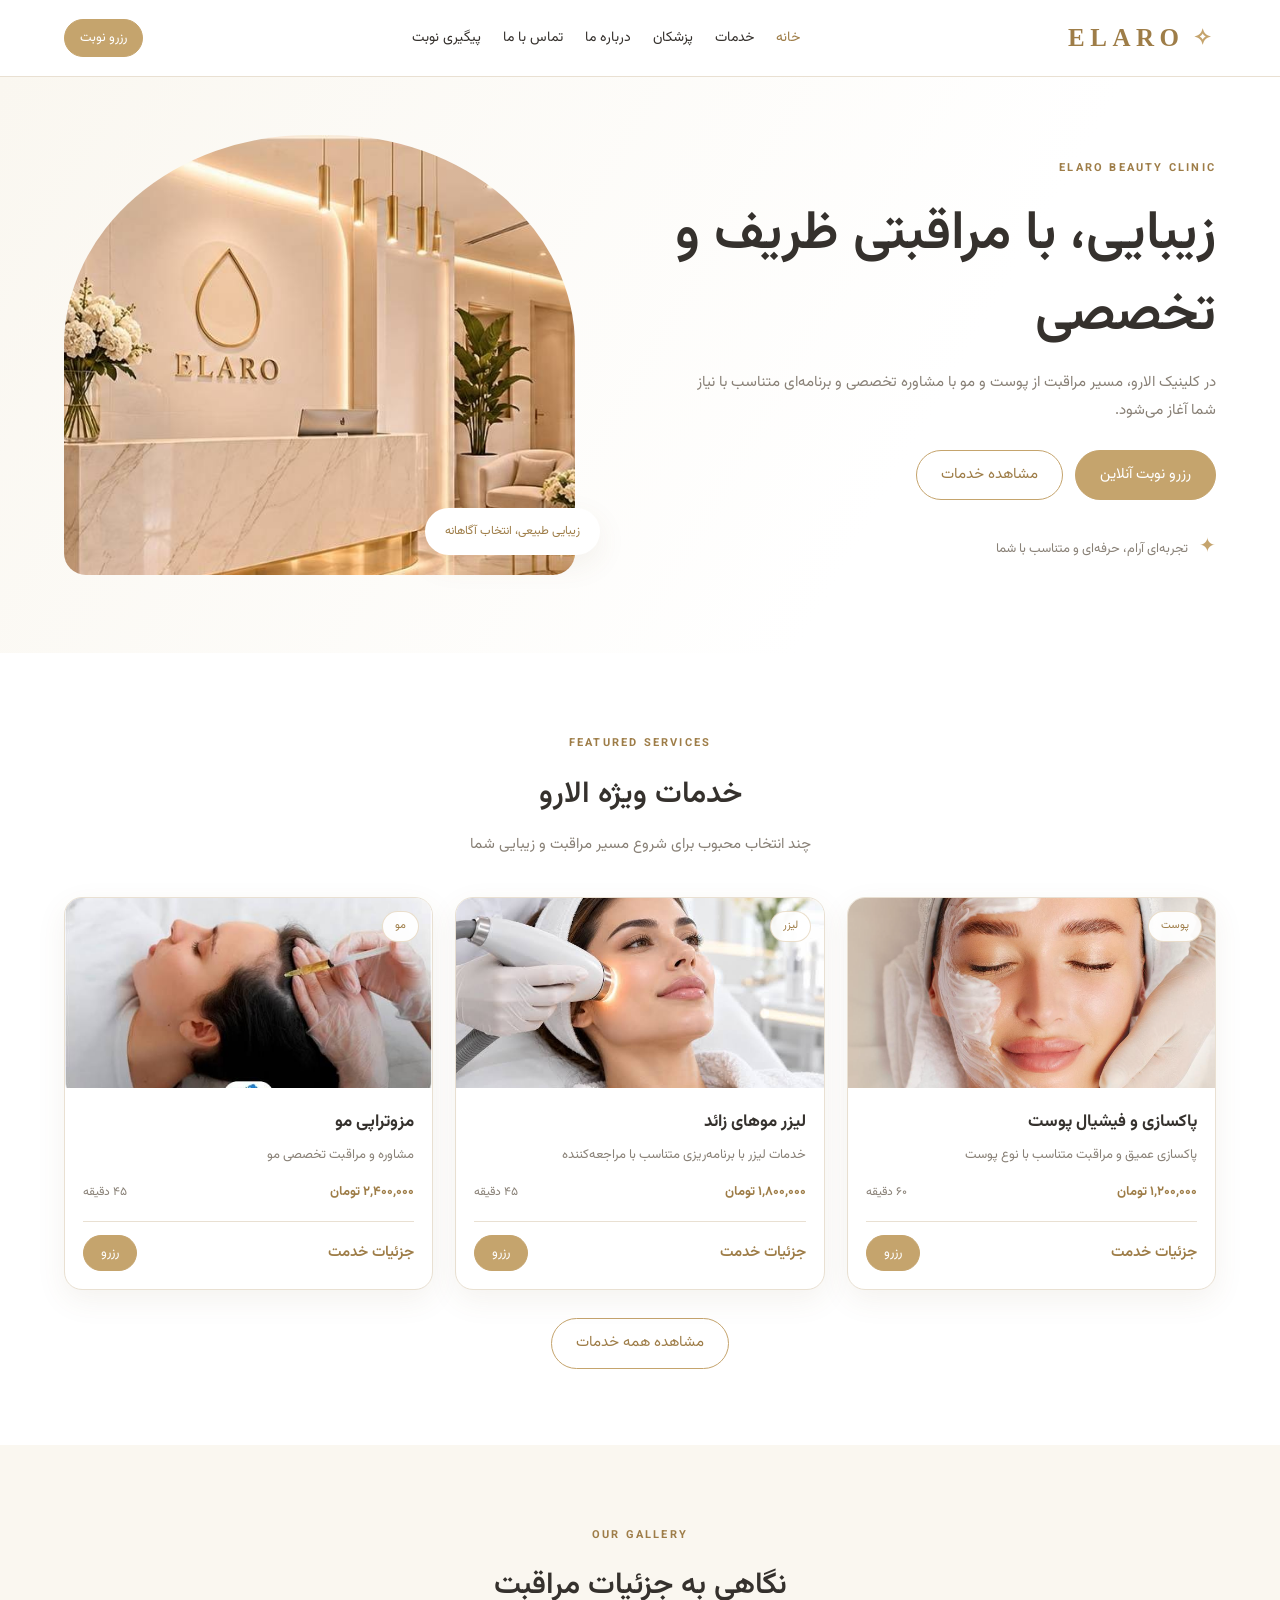
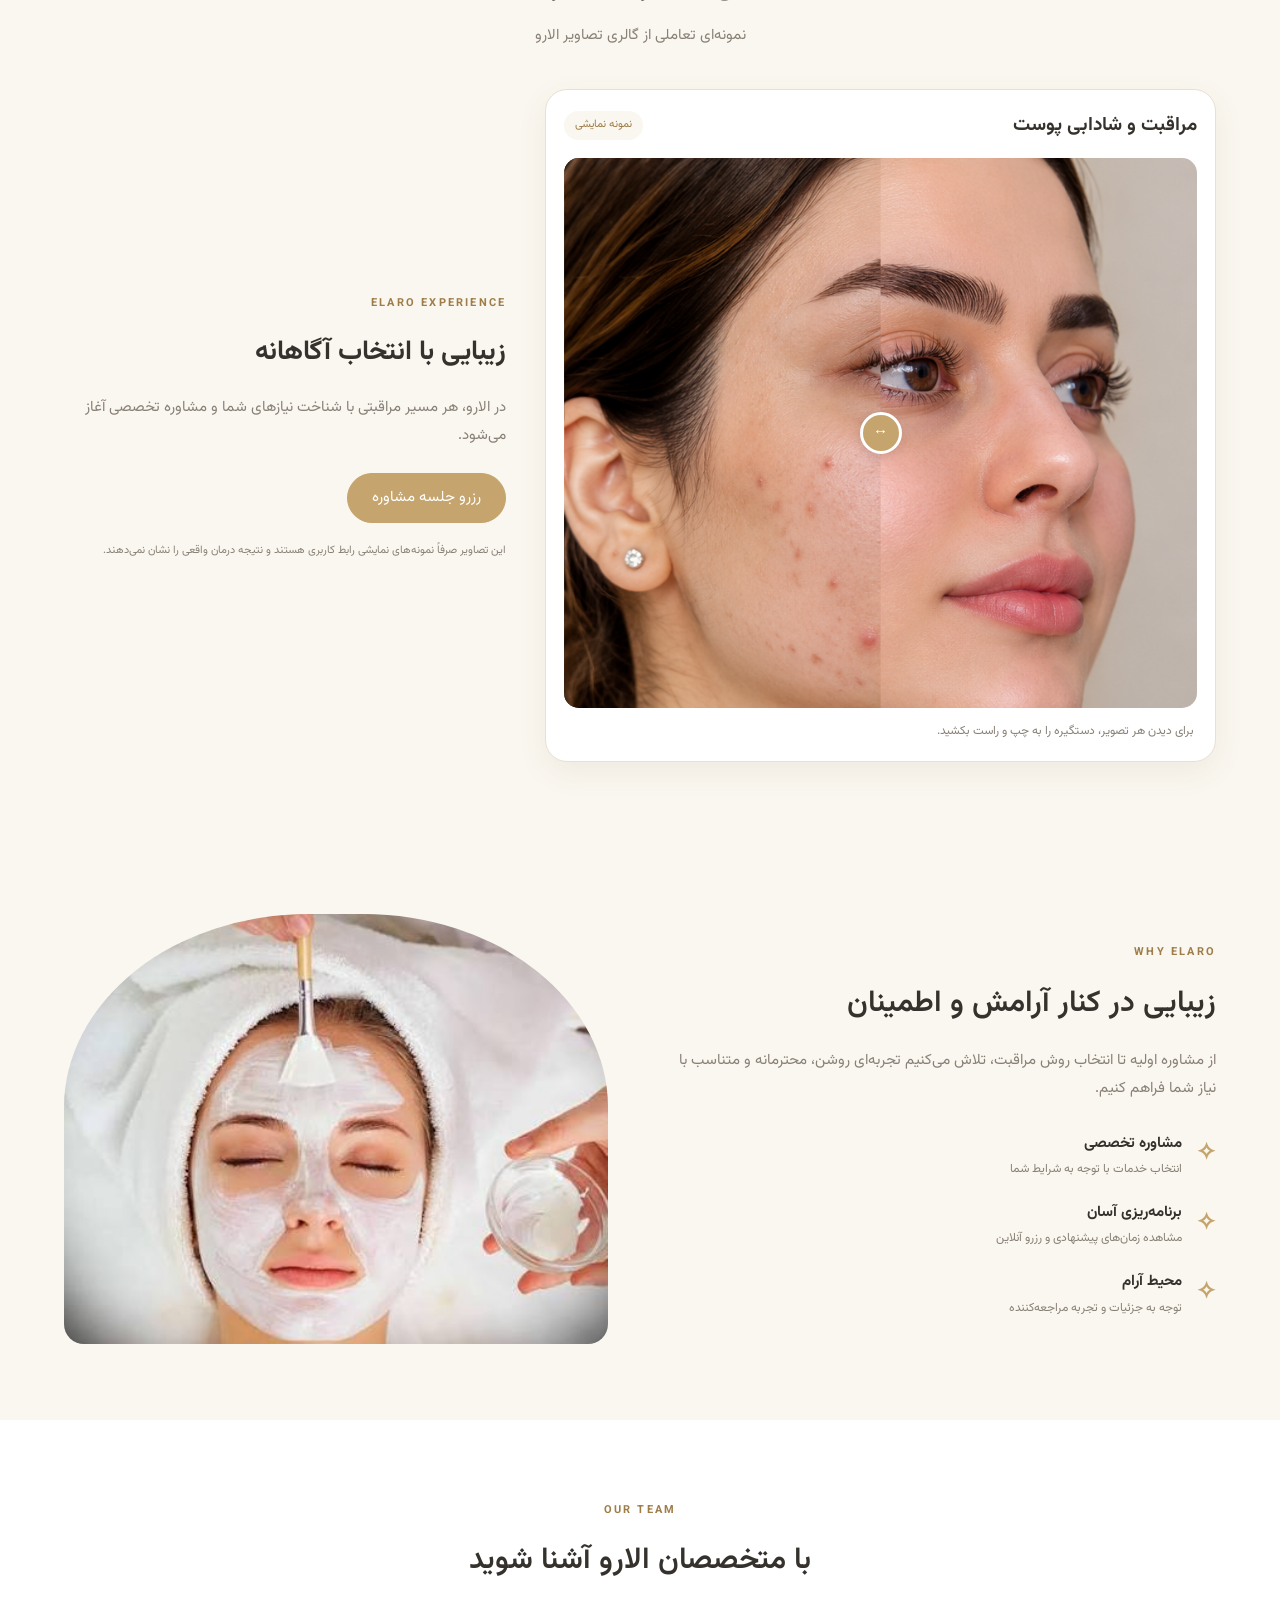
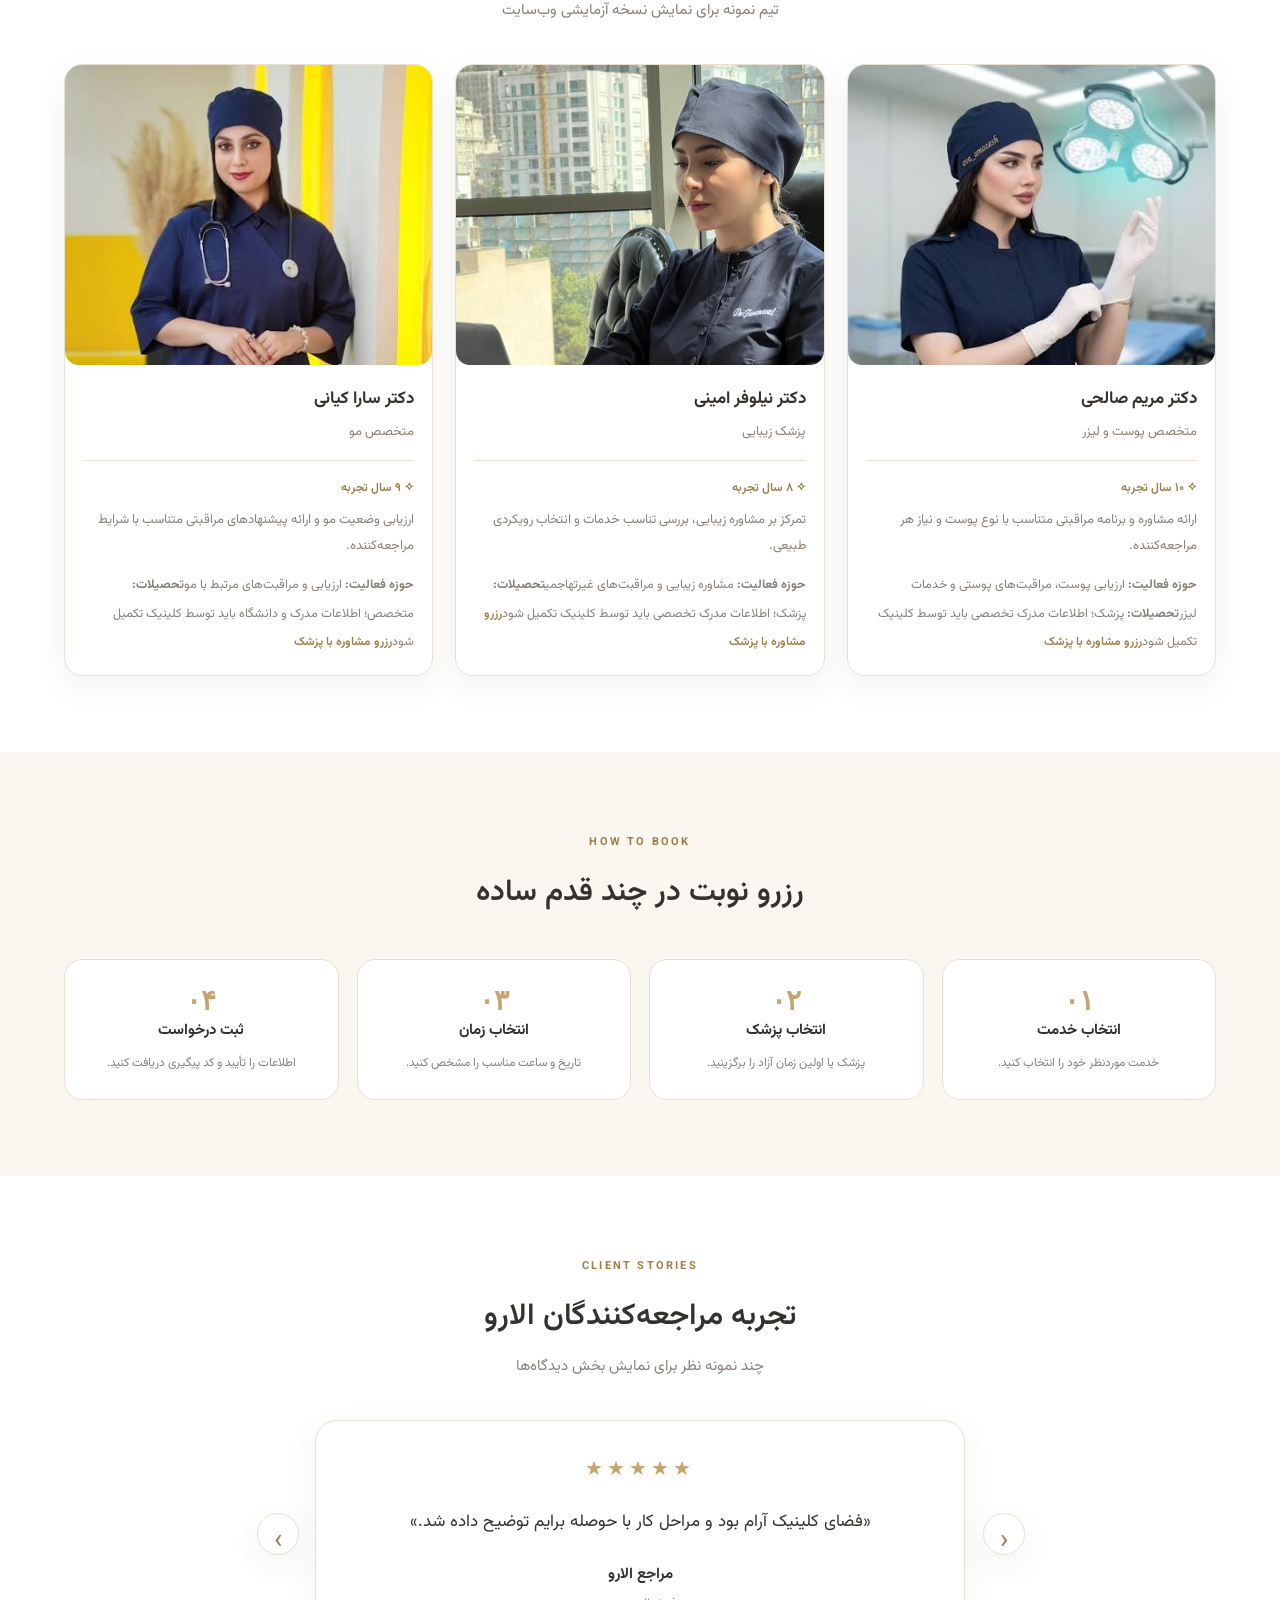
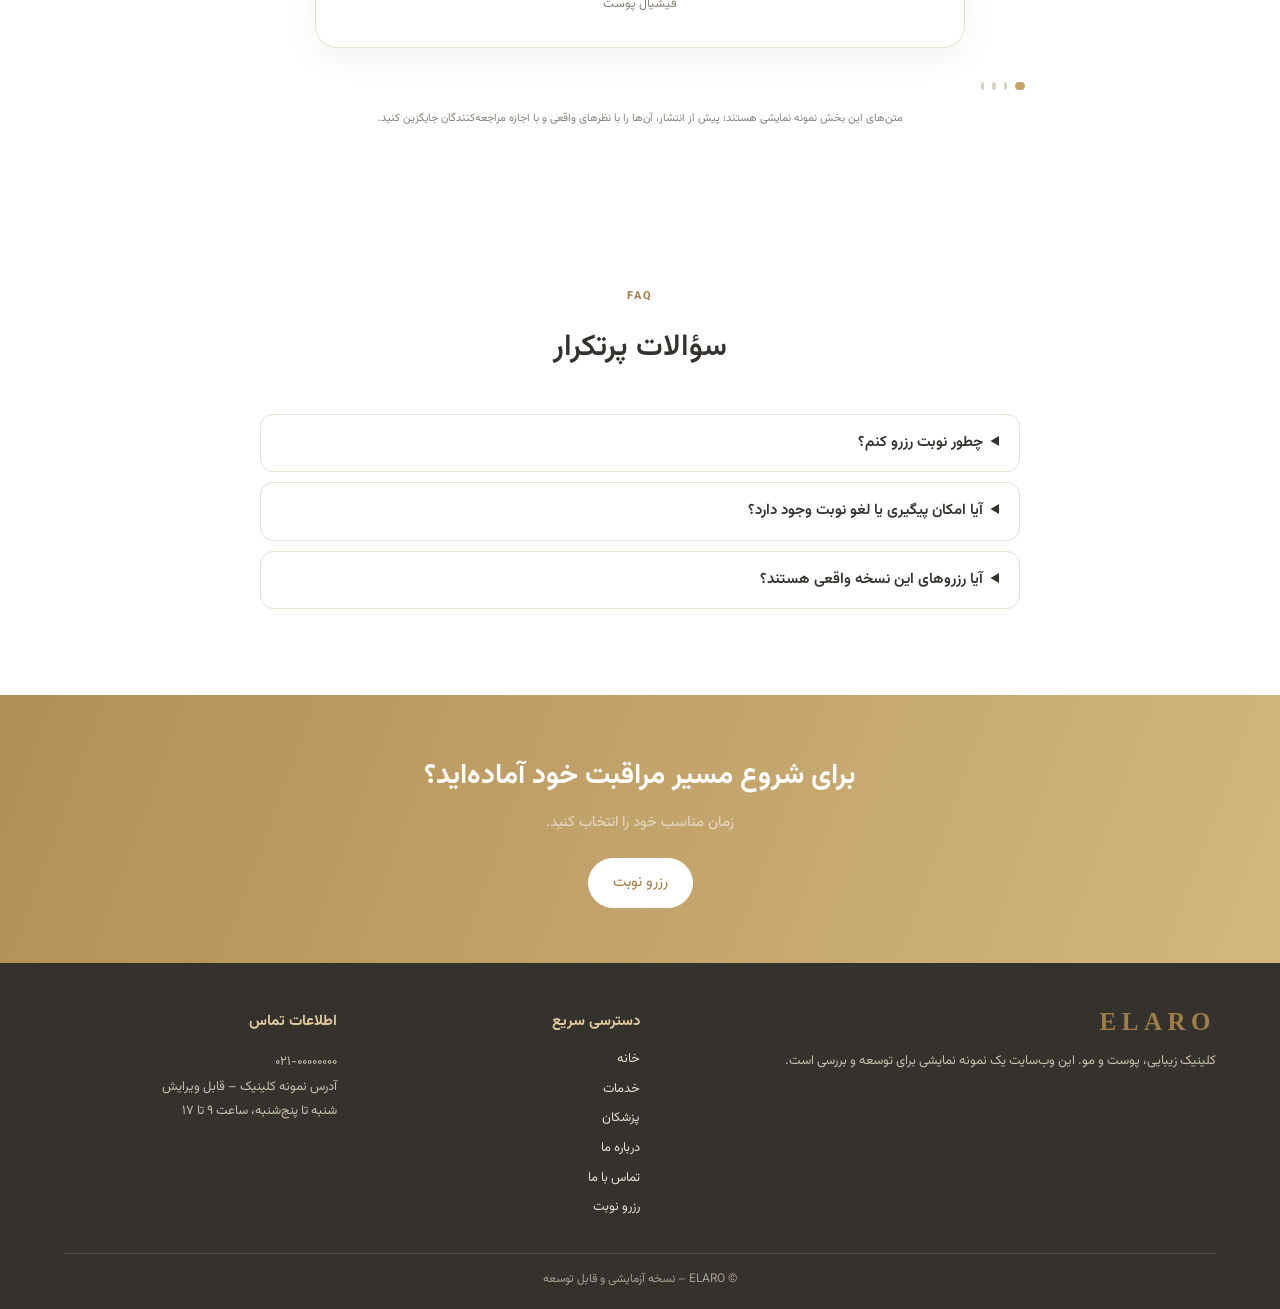
<file: index.html>
<!doctype html>
<html lang="fa" dir="rtl">
<head>
  <meta charset="utf-8"><meta name="viewport" content="width=device-width,initial-scale=1">
  <meta name="description" content="کلینیک زیبایی ELARO؛ معرفی خدمات پوست و مو و رزرو آنلاین نوبت">
  <title>ELARO | کلینیک زیبایی، پوست و مو</title>
  <link rel="preconnect" href="https://fonts.googleapis.com"><link rel="preconnect" href="https://fonts.gstatic.com" crossorigin>
  <link href="https://fonts.googleapis.com/css2?family=Vazirmatn:wght@300;400;500;600;700&display=swap" rel="stylesheet">
  <link rel="stylesheet" href="css/style.css"><link rel="stylesheet" href="css/responsive.css">
</head>
<body data-base="">
<header id="site-header"></header>
<main>
  <section class="hero"><div class="container hero-grid">
    <div class="hero-copy"><span class="eyebrow">ELARO BEAUTY CLINIC</span><h1>زیبایی، با مراقبتی ظریف و تخصصی</h1>
      <p>در کلینیک الارو، مسیر مراقبت از پوست و مو با مشاوره تخصصی و برنامه‌ای متناسب با نیاز شما آغاز می‌شود.</p>
      <div class="hero-actions"><a class="btn" href="pages/booking.html">رزرو نوبت آنلاین</a><a class="btn btn-outline" href="pages/services.html">مشاهده خدمات</a></div>
      <div class="hero-note"><span>✦</span> تجربه‌ای آرام، حرفه‌ای و متناسب با شما</div>
    </div>
    <div class="hero-visual"><img src="assets/images/images11.jpg" alt="فضای آرام مراقبت از پوست" onerror="this.onerror=null;this.src='assets/images/placeholder.svg'"><span class="floating-note">زیبایی طبیعی، انتخاب آگاهانه</span></div>
  </div></section>
  <section class="section featured-section"><div class="container">
    <div class="section-heading"><span class="eyebrow">FEATURED SERVICES</span><h2>خدمات ویژه الارو</h2><p>چند انتخاب محبوب برای شروع مسیر مراقبت و زیبایی شما</p></div>
    <div class="card-grid featured-grid" id="home-services"></div>
    <div class="center mt-3"><a class="btn btn-outline" href="pages/services.html">مشاهده همه خدمات</a></div>
  </div></section>
  <section class="section section-cream before-after-section">
    <div class="container">
      <div class="section-heading"><span class="eyebrow">OUR GALLERY</span><h2>نگاهی به جزئیات مراقبت</h2><p>نمونه‌ای تعاملی از گالری تصاویر الارو</p></div>
      <div class="comparison-grid">
        <article class="comparison-card">
          <div class="comparison-heading"><h3>مراقبت و شادابی پوست</h3><span>نمونه نمایشی</span></div>
          <div class="comparison-view" style="--split:50%">
            <img class="comparison-after" src="assets/images/images14.png" alt="تصویر نمونه مراقبت پوست">
            <div class="comparison-before-wrap"><img src="assets/images/images13.png" alt="تصویر نمونه دوم مراقبت پوست"></div>

            <input class="comparison-range" type="range" min="5" max="95" value="50" aria-label="جابجایی برای مقایسه تصاویر">
            <span class="comparison-handle" aria-hidden="true">↔</span>
          </div>
          <p class="comparison-caption">برای دیدن هر تصویر، دستگیره را به چپ و راست بکشید.</p>
        </article>
        <aside class="gallery-note">
          <span class="eyebrow">ELARO EXPERIENCE</span><h3>زیبایی با انتخاب آگاهانه</h3>
          <p>در الارو، هر مسیر مراقبتی با شناخت نیازهای شما و مشاوره تخصصی آغاز می‌شود.</p>
          <a class="btn" href="pages/booking.html">رزرو جلسه مشاوره</a>
          <small>این تصاویر صرفاً نمونه‌های نمایشی رابط کاربری هستند و نتیجه درمان واقعی را نشان نمی‌دهند.</small>
        </aside>
      </div>
    </div>
  </section>
  <section class="section section-cream"><div class="container split"><div><span class="eyebrow">WHY ELARO</span><h2>زیبایی در کنار آرامش و اطمینان</h2><p class="muted">از مشاوره اولیه تا انتخاب روش مراقبت، تلاش می‌کنیم تجربه‌ای روشن، محترمانه و متناسب با نیاز شما فراهم کنیم.</p><div class="feature-list"><div><b>✧</b><span><strong>مشاوره تخصصی</strong><small>انتخاب خدمات با توجه به شرایط شما</small></span></div><div><b>✧</b><span><strong>برنامه‌ریزی آسان</strong><small>مشاهده زمان‌های پیشنهادی و رزرو آنلاین</small></span></div><div><b>✧</b><span><strong>محیط آرام</strong><small>توجه به جزئیات و تجربه مراجعه‌کننده</small></span></div></div></div><img class="rounded-photo" src="assets/images/images12.jpg" alt="مراقبت پوستی" onerror="this.onerror=null;this.src='assets/images/placeholder.svg'"></div></section>
  <section class="section"><div class="container"><div class="section-heading"><span class="eyebrow">OUR TEAM</span><h2>با متخصصان الارو آشنا شوید</h2><p>تیم نمونه برای نمایش نسخه آزمایشی وب‌سایت</p></div><div class="card-grid" id="home-doctors"></div></div></section>
  <section class="section section-cream"><div class="container"><div class="section-heading"><span class="eyebrow">HOW TO BOOK</span><h2>رزرو نوبت در چند قدم ساده</h2></div><div class="steps-grid"><div class="step"><b>۰۱</b><strong>انتخاب خدمت</strong><small>خدمت موردنظر خود را انتخاب کنید.</small></div><div class="step"><b>۰۲</b><strong>انتخاب پزشک</strong><small>پزشک یا اولین زمان آزاد را برگزینید.</small></div><div class="step"><b>۰۳</b><strong>انتخاب زمان</strong><small>تاریخ و ساعت مناسب را مشخص کنید.</small></div><div class="step"><b>۰۴</b><strong>ثبت درخواست</strong><small>اطلاعات را تأیید و کد پیگیری دریافت کنید.</small></div></div></div></section>
  <section class="section reviews-section"><div class="container"><div class="section-heading"><span class="eyebrow">CLIENT STORIES</span><h2>تجربه مراجعه‌کنندگان الارو</h2><p>چند نمونه نظر برای نمایش بخش دیدگاه‌ها</p></div><div class="reviews-slider" id="reviews-slider"><button type="button" class="review-arrow" data-review-prev aria-label="نظر قبلی">‹</button><article class="review-card"></article><button type="button" class="review-arrow" data-review-next aria-label="نظر بعدی">›</button><div class="review-dots"></div></div><p class="review-disclaimer">متن‌های این بخش نمونه نمایشی هستند؛ پیش از انتشار، آن‌ها را با نظرهای واقعی و با اجازه مراجعه‌کنندگان جایگزین کنید.</p></div></section>
  <section class="section"><div class="container narrow"><div class="section-heading"><span class="eyebrow">FAQ</span><h2>سؤالات پرتکرار</h2></div><details><summary>چطور نوبت رزرو کنم؟</summary><p>از بخش رزرو نوبت، خدمت، پزشک، تاریخ و ساعت را انتخاب کنید و اطلاعات تماس را وارد کنید.</p></details><details><summary>آیا امکان پیگیری یا لغو نوبت وجود دارد؟</summary><p>در نسخه نمایشی، با کد پیگیری و شماره موبایل می‌توانید نوبت را مشاهده و در بازه مجاز لغو کنید.</p></details><details><summary>آیا رزروهای این نسخه واقعی هستند؟</summary><p>خیر. این پروژه نمونه فرانت‌اند است و اطلاعات فقط در مرورگر شما ذخیره می‌شوند.</p></details></div></section>
  <section class="cta-band"><div class="container"><h2>برای شروع مسیر مراقبت خود آماده‌اید؟</h2><p>زمان مناسب خود را انتخاب کنید.</p><a class="btn btn-light" href="pages/booking.html">رزرو نوبت</a></div></section>
</main>
<footer id="site-footer"></footer><div id="toast" role="status" aria-live="polite"></div>
<script src="js/storage.js"></script><script src="js/main.js"></script>
</body></html>
</file>
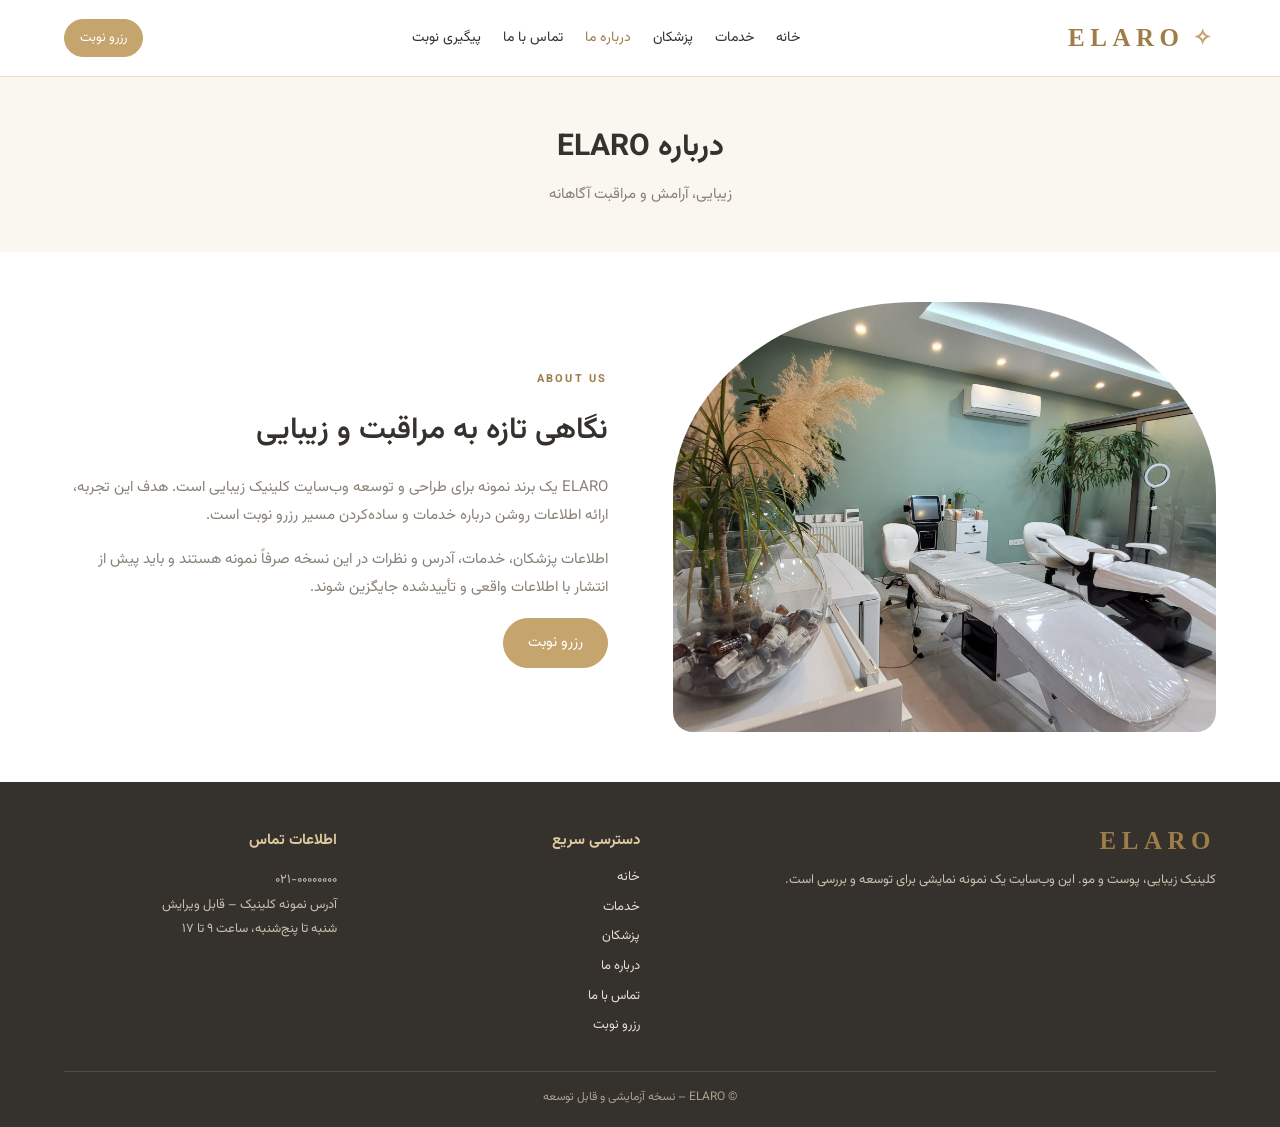
<file: about.html>
<!doctype html><html lang="fa" dir="rtl"><head><meta charset="utf-8"><meta name="viewport" content="width=device-width,initial-scale=1"><title>درباره ما | ELARO</title>
    <link href="https://fonts.googleapis.com/css2?family=Vazirmatn:wght@300;400;500;600;700&display=swap" rel="stylesheet"><link rel="stylesheet" href="../css/style.css"><link rel="stylesheet" href="../css/responsive.css">
</head><body data-base="../"><header id="site-header"></header>
    <main><section class="page-hero"><div class="container"><h1>درباره ELARO</h1><p>زیبایی، آرامش و مراقبت آگاهانه</p></div></section>
        <section class="content-section">
            <div class="container split">
                <img class="rounded-photo" src="../assets/images/images10.jpg" alt="فضای کلینیک" onerror="imageFallback(this)"><div><span class="eyebrow">ABOUT US</span><h2>نگاهی تازه به مراقبت و زیبایی</h2><p>ELARO یک برند نمونه برای طراحی و توسعه وب‌سایت کلینیک زیبایی است. هدف این تجربه، ارائه اطلاعات روشن درباره خدمات و ساده‌کردن مسیر رزرو نوبت است.</p><p>اطلاعات پزشکان، خدمات، آدرس و نظرات در این نسخه صرفاً نمونه هستند و باید پیش از انتشار با اطلاعات واقعی و تأییدشده جایگزین شوند.</p><a class="btn" href="booking.html">رزرو نوبت</a></div></div></section></main><footer id="site-footer"></footer><div id="toast"></div><script src="../js/storage.js"></script><script src="../js/main.js"></script>
    </body></html>
</file>
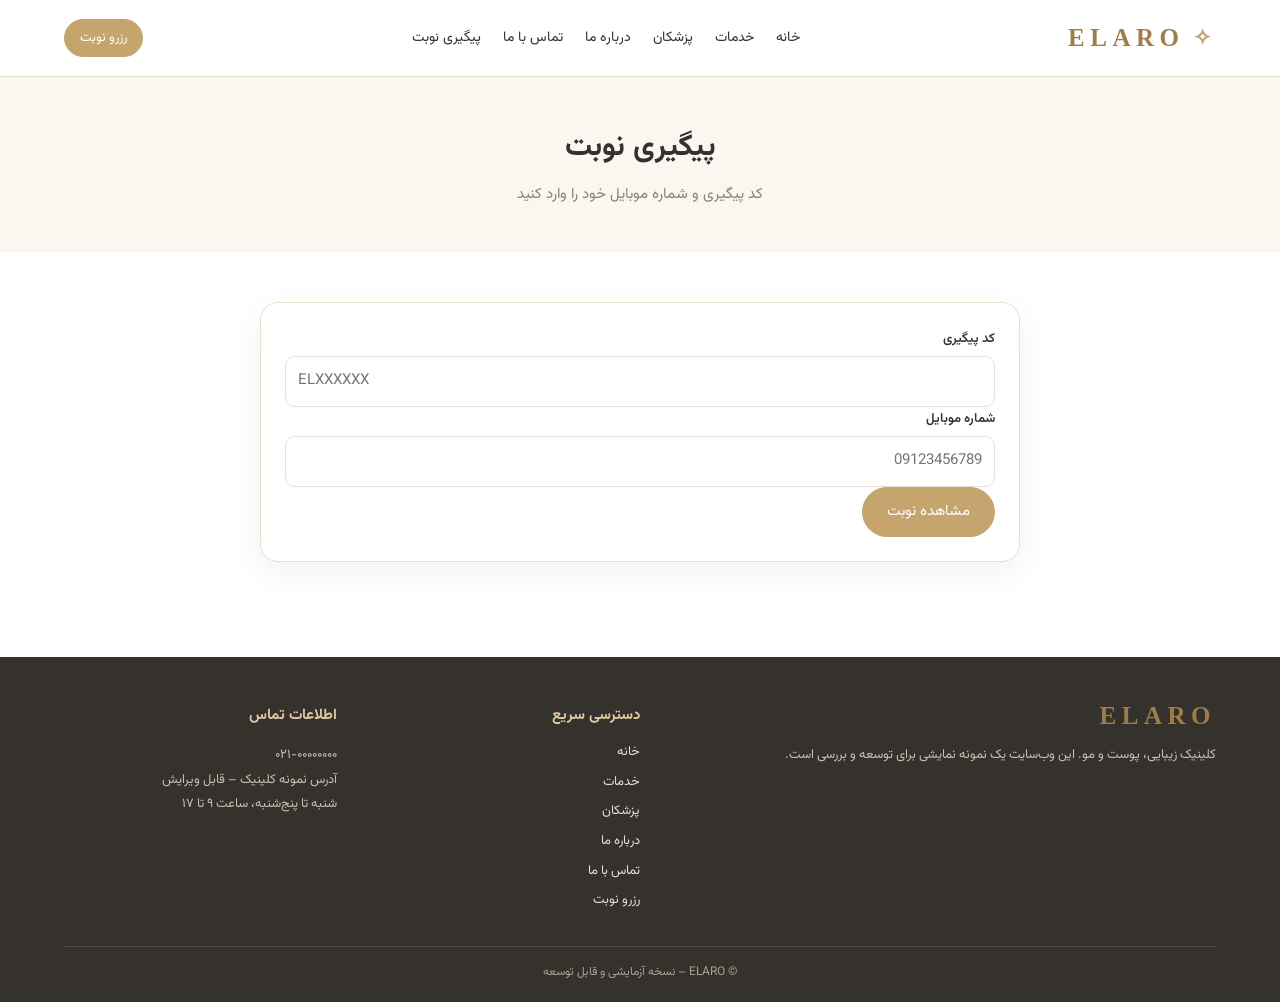
<file: account.html>
<!doctype html><html lang="fa" dir="rtl"><head><meta charset="utf-8"><meta name="viewport" content="width=device-width,initial-scale=1"><title>پیگیری نوبت | ELARO</title><link href="https://fonts.googleapis.com/css2?family=Vazirmatn:wght@300;400;500;600;700&display=swap" rel="stylesheet"><link rel="stylesheet" href="../css/style.css"><link rel="stylesheet" href="../css/responsive.css"></head><body data-base="../"><header id="site-header"></header><main><section class="page-hero"><div class="container"><h1>پیگیری نوبت</h1><p>کد پیگیری و شماره موبایل خود را وارد کنید</p></div></section><section class="content-section"><div class="container narrow"><form id="lookup-form" class="form-card"><div class="field"><label for="lookup-code">کد پیگیری</label><input id="lookup-code" required dir="ltr" placeholder="ELXXXXXX"></div><div class="field"><label for="lookup-mobile">شماره موبایل</label><input id="lookup-mobile" required inputmode="numeric" placeholder="09123456789"></div><button class="btn">مشاهده نوبت</button></form><div id="lookup-result" class="mt-3"></div></div></section></main><footer id="site-footer"></footer><div id="toast"></div><script src="../js/storage.js"></script><script src="../js/main.js"></script><script src="../js/account.js"></script></body></html>
</file>
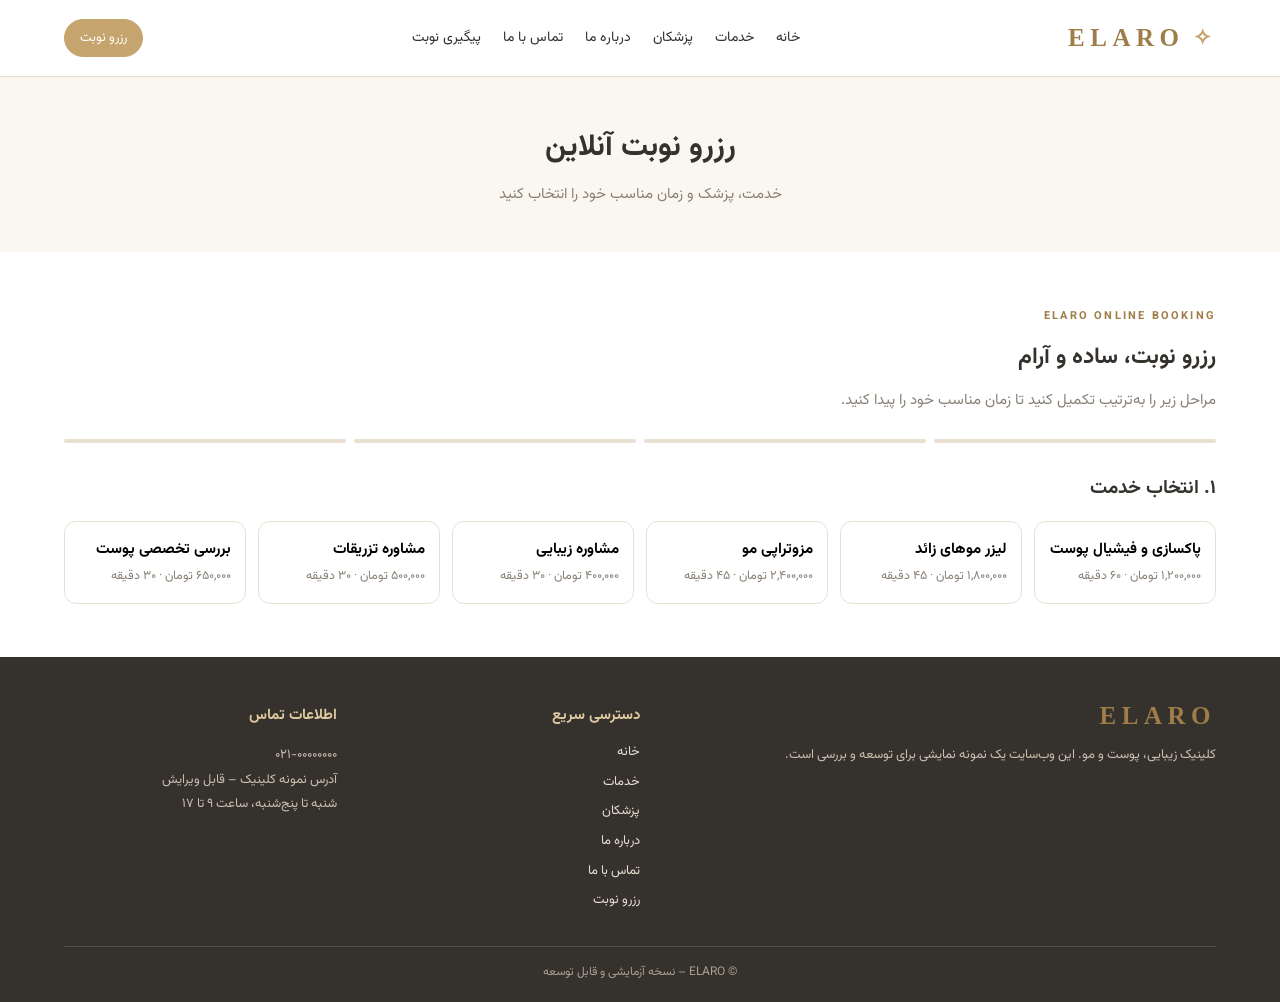
<file: booking.html>
<!doctype html><html lang="fa" dir="rtl"><head><meta charset="utf-8"><meta name="viewport" content="width=device-width,initial-scale=1"><title>رزرو نوبت | ELARO</title><link href="https://fonts.googleapis.com/css2?family=Vazirmatn:wght@300;400;500;600;700&display=swap" rel="stylesheet"><link rel="stylesheet" href="../css/style.css"><link rel="stylesheet" href="../css/responsive.css"></head><body data-base="../"><header id="site-header"></header><main><section class="page-hero"><div class="container"><h1>رزرو نوبت آنلاین</h1><p>خدمت، پزشک و زمان مناسب خود را انتخاب کنید</p></div></section><section class="content-section"><div class="container" id="booking-app"></div></section></main><footer id="site-footer"></footer><div id="toast"></div><script src="../js/storage.js"></script><script src="../js/main.js"></script><script src="../js/booking.js"></script></body></html>
</file>
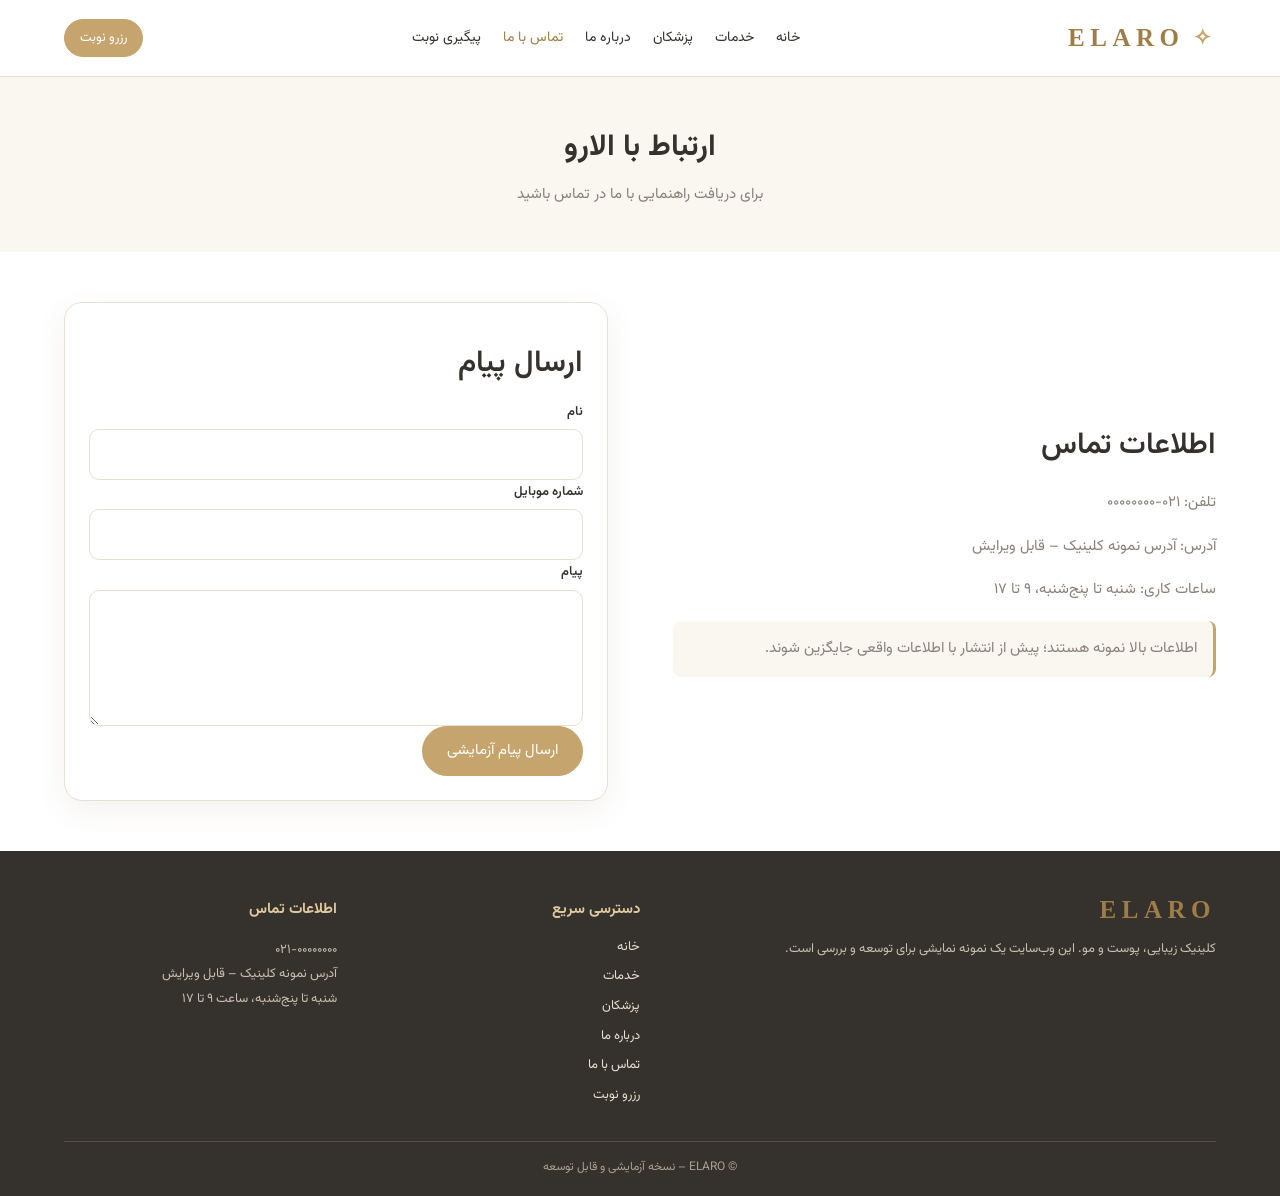
<file: contact.html>
<!doctype html><html lang="fa" dir="rtl"><head><meta charset="utf-8"><meta name="viewport" content="width=device-width,initial-scale=1"><title>تماس با ما | ELARO</title><link href="https://fonts.googleapis.com/css2?family=Vazirmatn:wght@300;400;500;600;700&display=swap" rel="stylesheet"><link rel="stylesheet" href="../css/style.css"><link rel="stylesheet" href="../css/responsive.css"></head><body data-base="../"><header id="site-header"></header><main><section class="page-hero"><div class="container"><h1>ارتباط با الارو</h1><p>برای دریافت راهنمایی با ما در تماس باشید</p></div></section><section class="content-section"><div class="container split"><div><h2>اطلاعات تماس</h2><p>تلفن: ۰۲۱-۰۰۰۰۰۰۰۰</p><p>آدرس: آدرس نمونه کلینیک – قابل ویرایش</p><p>ساعات کاری: شنبه تا پنج‌شنبه، ۹ تا ۱۷</p><p class="notice">اطلاعات بالا نمونه هستند؛ پیش از انتشار با اطلاعات واقعی جایگزین شوند.</p></div><form class="form-card" id="contact-form"><h2>ارسال پیام</h2><div class="field"><label for="contact-name">نام</label><input id="contact-name" required minlength="2"></div><div class="field"><label for="contact-phone">شماره موبایل</label><input id="contact-phone" required inputmode="tel"></div><div class="field"><label for="contact-message">پیام</label><textarea id="contact-message" rows="4" required></textarea></div><button class="btn">ارسال پیام آزمایشی</button><div id="contact-result"></div></form></div></section></main><footer id="site-footer"></footer><div id="toast"></div><script src="../js/storage.js"></script><script src="../js/main.js"></script><script>document.getElementById('contact-form').addEventListener('submit',e=>{e.preventDefault();document.getElementById('contact-result').innerHTML='<p class="success">فرم در نسخه نمایشی بررسی شد؛ پیام به سرور ارسال نشده است.</p>';e.target.reset();});</script></body></html>
</file>
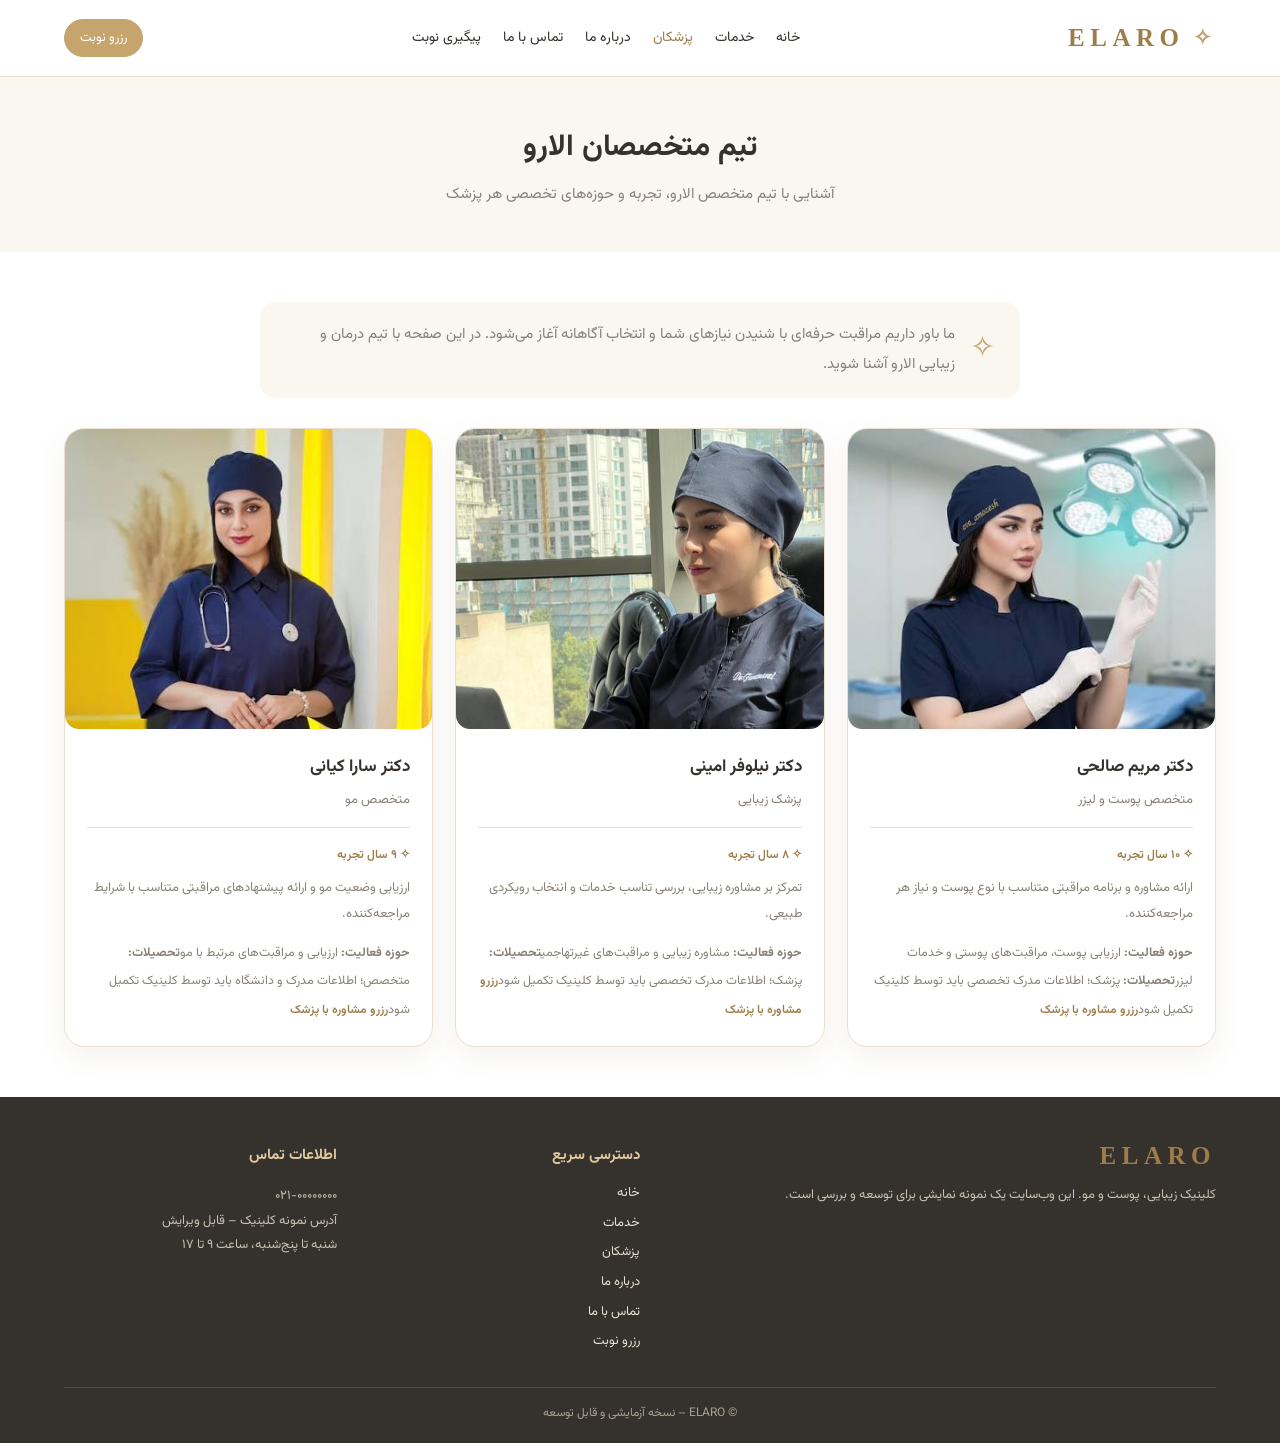
<file: doctors.html>
<!doctype html>
<html lang="fa" dir="rtl">
<head><meta charset="utf-8"><meta name="viewport" content="width=device-width,initial-scale=1">
<title>پزشکان | ELARO</title><link href="https://fonts.googleapis.com/css2?family=Vazirmatn:wght@300;400;500;600;700&display=swap" rel="stylesheet">
<link rel="stylesheet" href="../css/style.css"><link rel="stylesheet" href="../css/responsive.css"></head>
<body data-base="../">
<header id="site-header"></header>
<main><section class="page-hero"><div class="container"><h1>تیم متخصصان الارو</h1><p>آشنایی با تیم متخصص الارو، تجربه و حوزه‌های تخصصی هر پزشک</p>
</div></section><section class="content-section"><div class="container"><div class="doctor-intro"><span>✧</span><p>ما باور داریم مراقبت حرفه‌ای با شنیدن نیازهای شما و انتخاب آگاهانه آغاز می‌شود. در این صفحه با تیم درمان و زیبایی الارو آشنا شوید.</p></div><div class="card-grid doctor-grid" id="doctors-list"></div></div>
</section></main><footer id="site-footer"></footer><div id="toast"></div><script src="../js/storage.js">
    
</script><script src="../js/main.js"></script></body></html>
</file>
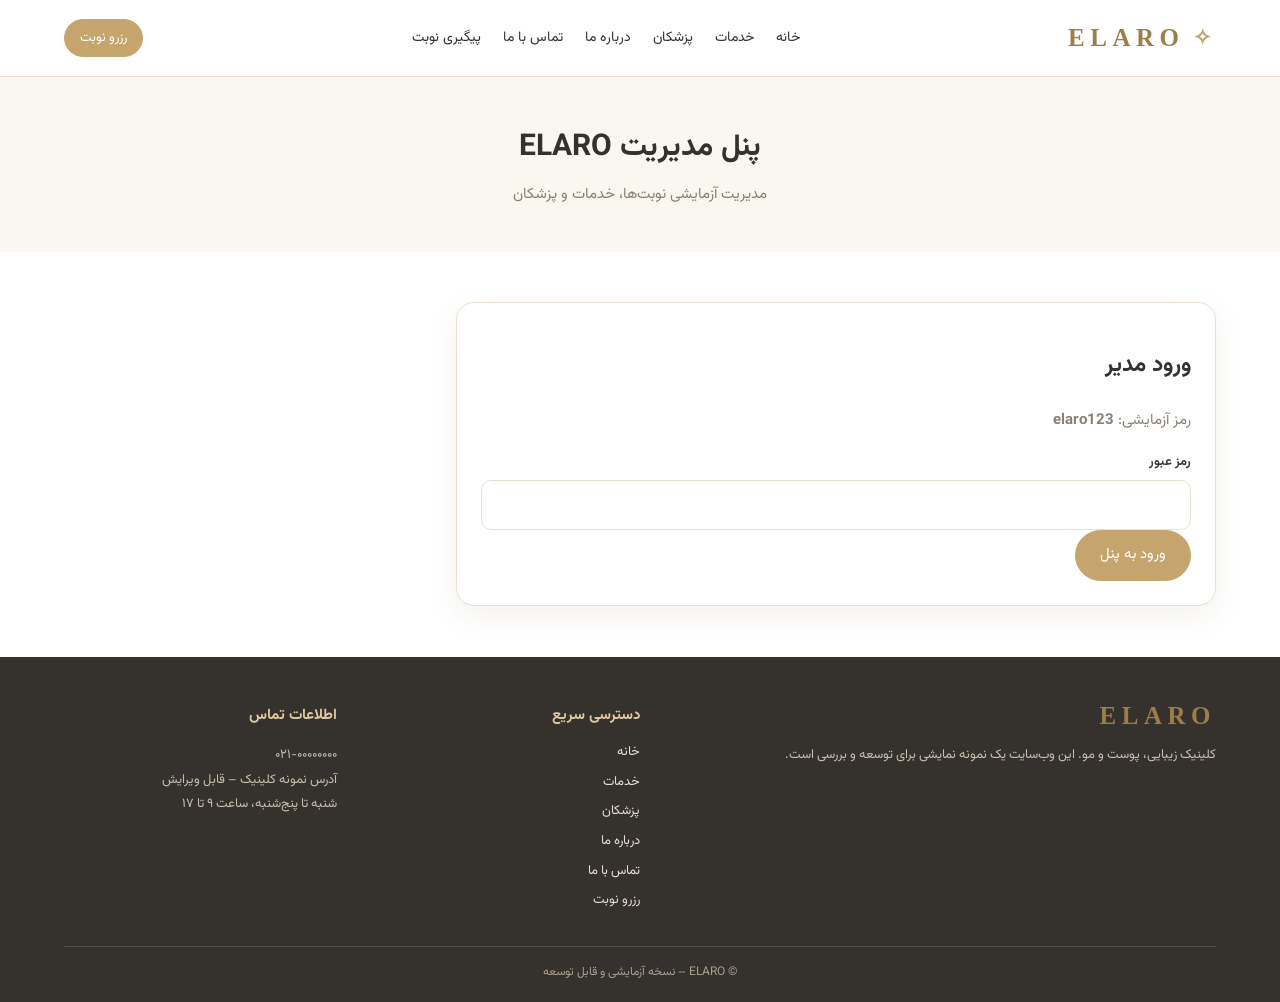
<file: index2.html>
<!doctype html><html lang="fa" dir="rtl"><head><meta charset="utf-8"><meta name="viewport" content="width=device-width,initial-scale=1"><title>پنل مدیریت | ELARO</title><link href="https://fonts.googleapis.com/css2?family=Vazirmatn:wght@300;400;500;600;700&display=swap" rel="stylesheet"><link rel="stylesheet" href="../css/style.css"><link rel="stylesheet" href="../css/responsive.css"></head><body data-base="../"><header id="site-header"></header><main><section class="page-hero"><div class="container"><h1>پنل مدیریت ELARO</h1><p>مدیریت آزمایشی نوبت‌ها، خدمات و پزشکان</p></div></section><section class="content-section"><div class="container"><div id="admin-login" class="form-card narrow"><h2>ورود مدیر</h2><p class="muted">رمز آزمایشی: <b>elaro123</b></p><form id="login-form"><div class="field"><label for="admin-password">رمز عبور</label><input id="admin-password" type="password" required></div><div id="login-error"></div><button class="btn">ورود به پنل</button></form></div><div id="admin-panel" hidden><div class="stats-grid"><div class="stat-card"><small>کل نوبت‌ها</small><b id="stat-total">۰</b></div><div class="stat-card"><small>نوبت‌های فعال</small><b id="stat-active">۰</b></div><div class="stat-card"><small>تعداد خدمات</small><b id="stat-services">۰</b></div><div class="stat-card"><small>پزشکان فعال</small><b id="stat-doctors">۰</b></div></div><div class="admin-layout"><aside class="admin-side"><a href="#admin-content">مدیریت نوبت‌ها</a><a href="#admin-content">خدمات و قیمت‌ها</a><a href="#admin-content">پزشکان</a><button class="btn btn-outline btn-small" id="admin-logout">خروج</button></aside><div class="admin-main" id="admin-content"></div></div></div></div></section></main><footer id="site-footer"></footer><div id="toast"></div><script src="../js/storage.js"></script><script src="../js/main.js"></script><script src="../js/admin.js"></script></body></html>
</file>
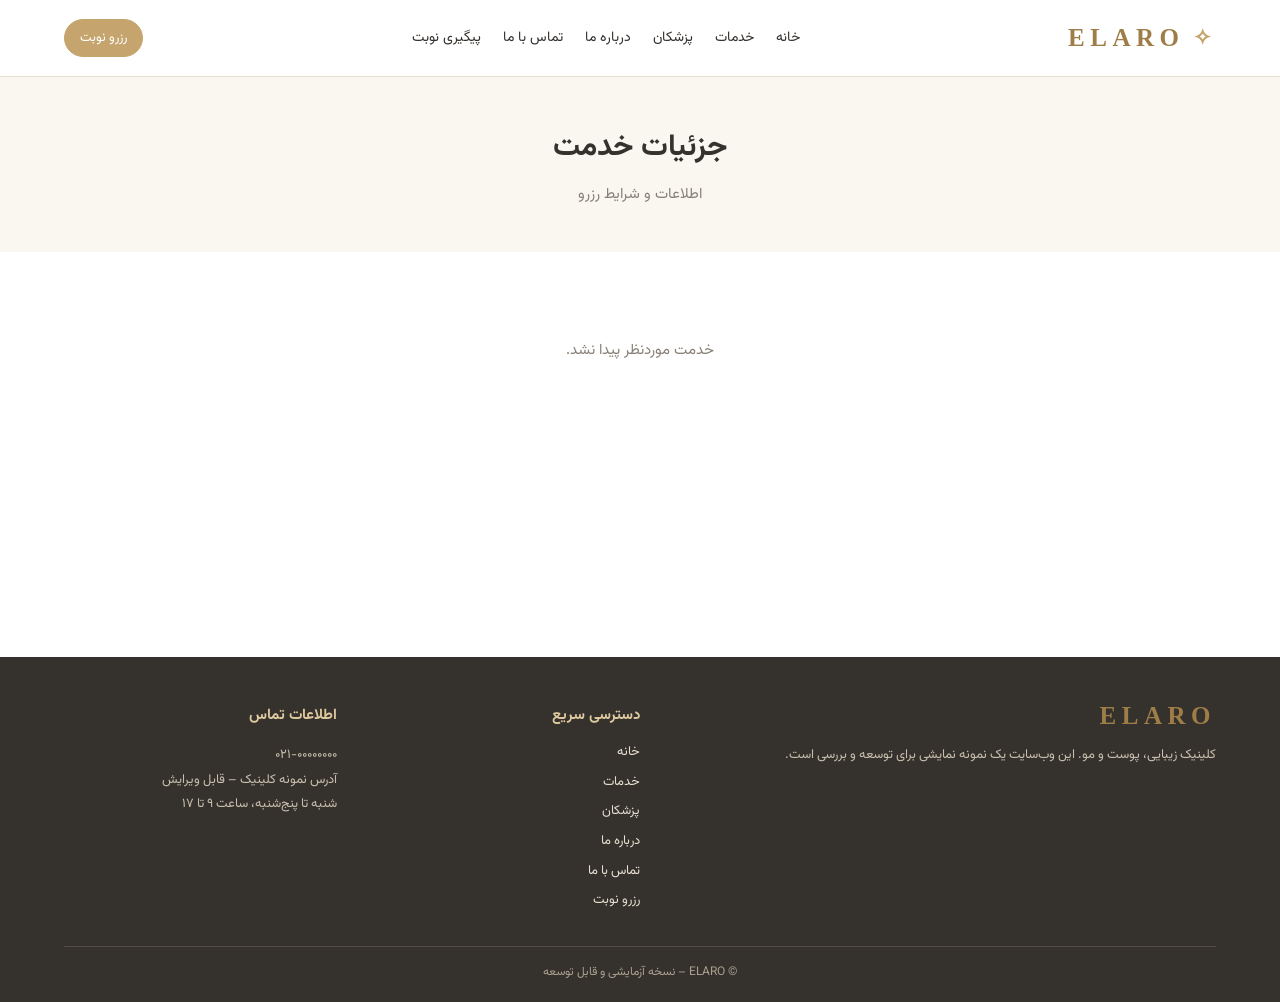
<file: service-details.html>
<!doctype html><html lang="fa" dir="rtl"><head><meta charset="utf-8"><meta name="viewport" content="width=device-width,initial-scale=1"><title>جزئیات خدمت | ELARO</title><link href="https://fonts.googleapis.com/css2?family=Vazirmatn:wght@300;400;500;600;700&display=swap" rel="stylesheet"><link rel="stylesheet" href="../css/style.css"><link rel="stylesheet" href="../css/responsive.css"></head><body data-base="../"><header id="site-header"></header><main><section class="page-hero"><div class="container"><h1>جزئیات خدمت</h1><p>اطلاعات و شرایط رزرو</p></div></section><section class="content-section"><div class="container" id="service-detail"></div></section></main><footer id="site-footer"></footer><div id="toast"></div><script src="../js/storage.js"></script><script src="../js/main.js"></script></body></html>
</file>
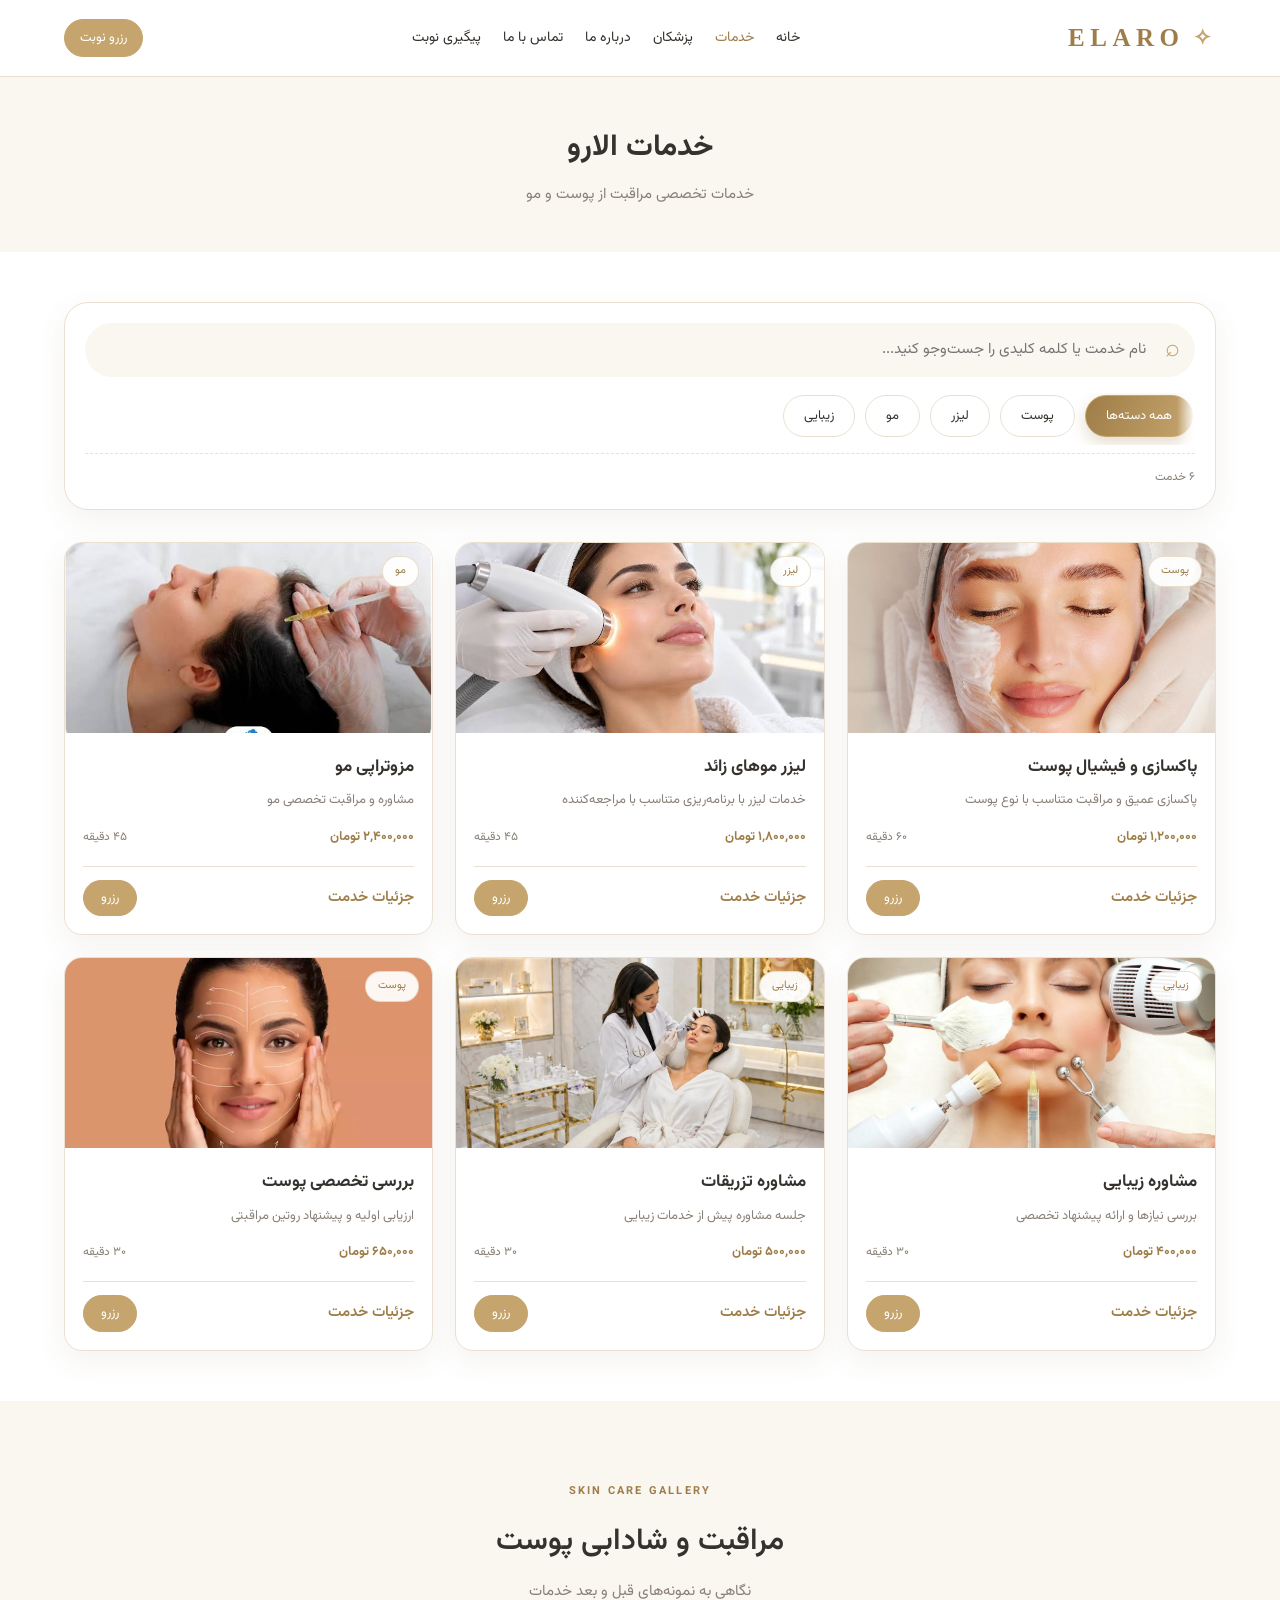
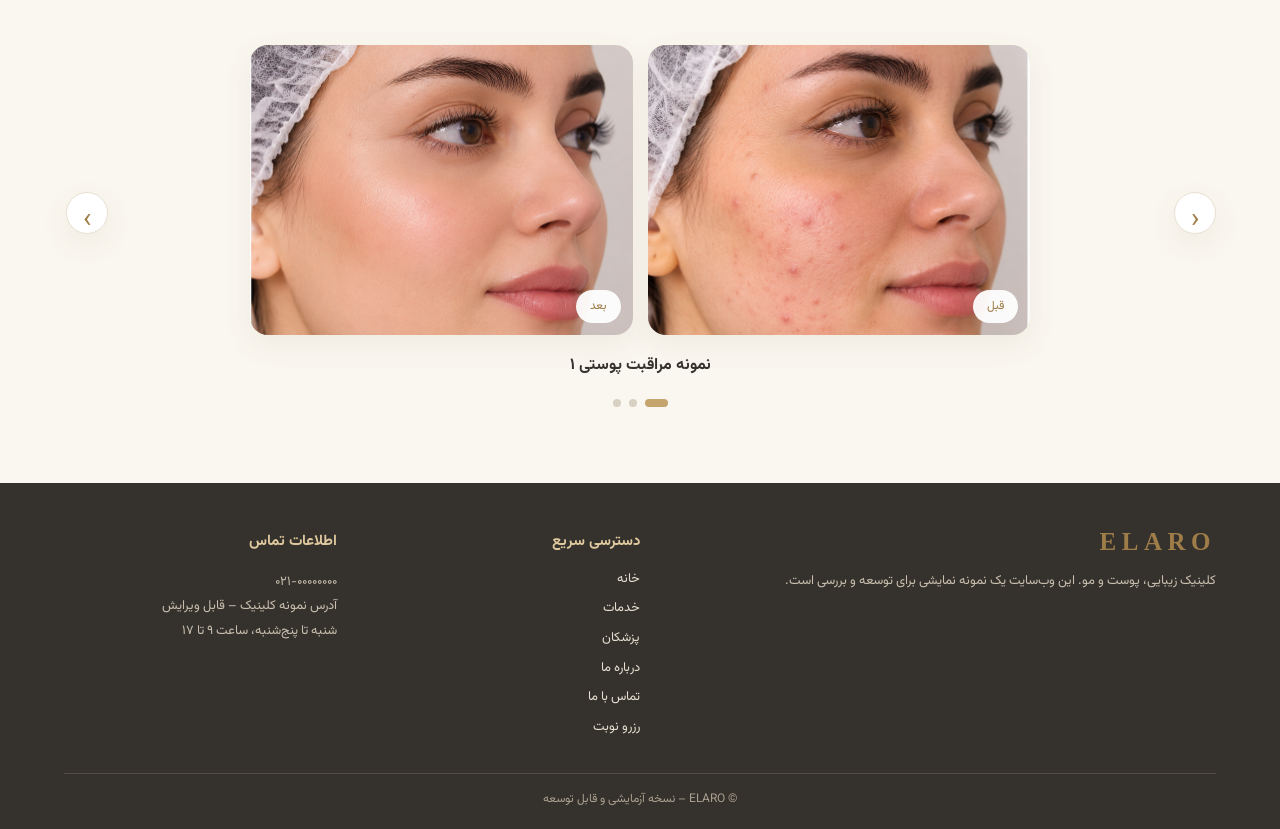
<file: services.html>
<!doctype html>
<html lang="fa" dir="rtl">
<head>
  <meta charset="utf-8">
  <meta name="viewport" content="width=device-width,initial-scale=1">
  <title>خدمات | ELARO</title>
  <link href="https://fonts.googleapis.com/css2?family=Vazirmatn:wght@300;400;500;600;700&display=swap" rel="stylesheet">
  <link rel="stylesheet" href="../css/style.css">
  <link rel="stylesheet" href="../css/responsive.css">
</head>
<body data-base="../">

  <header id="site-header"></header>

  <main>
    <section class="page-hero">
      <div class="container">
        <h1>خدمات الارو</h1>
        <p>خدمات تخصصی مراقبت از پوست و مو</p>
      </div>
    </section>

    <section class="content-section">
      <div class="container">

        <!-- فیلتر و جست‌وجوی جدید -->
        <div class="service-toolbar">
          <div class="search-field">
            <span>⌕</span>
            <input id="service-search" type="search" placeholder="نام خدمت یا کلمه کلیدی را جست‌وجو کنید...">
            <button type="button" id="search-clear" class="search-clear" aria-label="پاک کردن جست‌وجو" hidden>×</button>
          </div>

          <!-- select اصلی برای منطق main.js می‌مونه، فقط مخفیه -->
          <select id="service-category" aria-label="دسته‌بندی خدمات" hidden></select>

          <div class="chip-row" id="category-chips" role="group" aria-label="دسته‌بندی خدمات"></div>

          <div class="toolbar-meta">
            <span id="result-count" aria-live="polite"></span>
            <button type="button" id="reset-filters" class="reset-filters" hidden>حذف فیلترها</button>
          </div>
        </div>

        <div class="card-grid" id="services-list"></div>
      </div>
    </section>

    <section class="section section-cream service-gallery-section">
      <div class="container">
        <div class="section-heading">
          <span class="eyebrow">SKIN CARE GALLERY</span>
          <h2>مراقبت و شادابی پوست</h2>
          <p>نگاهی به نمونه‌های قبل و بعد خدمات</p>
        </div>

        <div class="gallery-slider" id="service-gallery">
          <button class="gallery-arrow" type="button" data-gallery-prev aria-label="تصویر قبلی">‹</button>

          <div class="gallery-track">
            <article class="gallery-slide">
              <div class="gallery-pair">
                <figure>
                  <img src="../assets/images/images15.png" onerror="this.src='../assets/images/placeholder.svg'" alt="قبل از مراقبت اول">
                  <figcaption>قبل</figcaption>
                </figure>
                <figure>
                  <img src="../assets/images/images16.png" onerror="this.src='../assets/images/placeholder.svg'" alt="بعد از مراقبت اول">
                  <figcaption>بعد</figcaption>
                </figure>
              </div>
              <h3>نمونه مراقبت پوستی ۱</h3>
            </article>

            <article class="gallery-slide">
              <div class="gallery-pair">
                <figure>
                  <img src="../assets/images/images17.png" onerror="this.src='../assets/images/placeholder.svg'" alt="قبل از مراقبت دوم">
                  <figcaption>قبل</figcaption>
                </figure>
                <figure>
                  <img src="../assets/images/images18.png" onerror="this.src='../assets/images/placeholder.svg'" alt="بعد از مراقبت دوم">
                  <figcaption>بعد</figcaption>
                </figure>
              </div>
              <h3>نمونه مراقبت پوستی ۲</h3>
            </article>

            <article class="gallery-slide">
              <div class="gallery-pair">
                <figure>
                  <img src="../assets/images/images19.png" onerror="this.src='../assets/images/placeholder.svg'" alt="قبل از مراقبت سوم">
                  <figcaption>قبل</figcaption>
                </figure>
                <figure>
                  <img src="../assets/images/images20.png" onerror="this.src='../assets/images/placeholder.svg'" alt="بعد از مراقبت سوم">
                  <figcaption>بعد</figcaption>
                </figure>
              </div>
              <h3>نمونه مراقبت پوستی ۳</h3>
            </article>
          </div>

          <button class="gallery-arrow" type="button" data-gallery-next aria-label="تصویر بعدی">›</button>
        </div>

        <div class="gallery-dots" aria-label="انتخاب تصویر"></div>
      </div>
    </section>
  </main>

  <footer id="site-footer"></footer>
  <div id="toast"></div>

  <script src="../js/storage.js"></script>
  <script src="../js/main.js"></script>
  
  <script src="../js/service-filter.js"></script>
</body>
</html>
</file>
<file: css/style.css>
:root{--white:#fff;--cream:#faf7f0;--sand:#f2ebdd;--gold:#c5a46d;--gold-light:#dfc99f;--gold-dark:#9e7d48;--ink:#35312d;--muted:#898177;--line:#e9e0d2;--shadow:0 10px 30px rgba(111,87,48,.08);--radius:18px;--max:1160px}
*{box-sizing:border-box}html{scroll-behavior:smooth}body{margin:0;font-family:"Vazirmatn",Tahoma,sans-serif;font-size:15px;line-height:1.9;background:var(--white);color:var(--ink)}a{color:inherit;text-decoration:none}img{display:block;max-width:100%}button,input,select,textarea{font:inherit}button{cursor:pointer}.container{width:min(var(--max),90%);margin-inline:auto}.narrow{max-width:760px}.muted,small{color:var(--muted)}.center{text-align:center}.mt-3{margin-top:28px}
#site-header{position:sticky;top:0;z-index:50;background:rgba(255,255,255,.94);backdrop-filter:blur(12px);border-bottom:1px solid var(--line)}.nav-wrap{height:76px;display:flex;align-items:center;justify-content:space-between;gap:20px}.logo{font:700 25px Georgia,serif;letter-spacing:.22em;color:var(--gold-dark);display:flex;align-items:center;gap:8px}.logo-mark{font-size:22px;color:var(--gold)}nav ul{display:flex;gap:22px;list-style:none;margin:0;padding:0}nav a{font-size:14px;color:var(--ink);transition:.2s}nav a:hover,nav a.active{color:var(--gold-dark)}.nav-actions{display:flex;align-items:center;gap:10px}.menu-toggle{display:none;border:0;background:none;color:var(--gold-dark);font-size:25px}
.btn{display:inline-flex;justify-content:center;align-items:center;gap:8px;border:1px solid var(--gold);background:var(--gold);color:#fff;padding:10px 24px;border-radius:999px;transition:.2s;cursor:pointer}.btn:hover{background:var(--gold-dark);border-color:var(--gold-dark);transform:translateY(-1px)}.btn-outline{background:transparent;color:var(--gold-dark)}.btn-outline:hover{background:var(--sand);color:var(--gold-dark)}.btn-light{background:#fff;color:var(--gold-dark);border-color:#fff}.btn-light:hover{background:var(--cream);color:var(--gold-dark)}.btn-small{padding:6px 15px;font-size:13px}.text-link{color:var(--gold-dark);font-weight:600}
.hero{background:linear-gradient(120deg,var(--cream),#fff 70%);padding:58px 0 68px;overflow:hidden}.hero-grid{display:grid;grid-template-columns:1.05fr .95fr;gap:55px;align-items:center}.eyebrow{color:var(--gold-dark);font-size:11px;letter-spacing:.2em;font-weight:700}.hero h1{font-size:clamp(32px,4.6vw,54px);line-height:1.5;font-weight:600;margin:12px 0}.hero-copy>p{color:var(--muted);max-width:540px;margin:0 0 24px}.hero-actions{display:flex;gap:12px;flex-wrap:wrap}.hero-note{margin-top:28px;color:var(--muted);font-size:13px}.hero-note span{color:var(--gold);font-size:20px;margin-left:8px}.hero-visual{position:relative;padding:0 10px 10px 0}.hero-visual:before{content:"";position:absolute;inset:20px 30px -5px -5px;border-radius:48% 48% 22px 22px;z-index:0}.hero-visual img{position:relative;z-index:1;width:100%;height:440px;object-fit:cover;border-radius:48% 48% 22px 22px}.floating-note{position:absolute;z-index:2;bottom:30px;right:-15px;background:#fff;padding:12px 20px;border-radius:30px;box-shadow:var(--shadow);font-size:12px;color:var(--gold-dark)}
.section{padding:76px 0}.section-cream{background:var(--cream)}.section-heading{text-align:center;margin:0 auto 38px;max-width:680px}.section-heading h2,.split h2{font-size:30px;font-weight:600;margin:8px 0}.section-heading p{margin:4px 0;color:var(--muted)}.card-grid{display:grid;grid-template-columns:repeat(3,minmax(0,1fr));gap:22px}.card{background:#fff;border:1px solid var(--line);border-radius:var(--radius);overflow:hidden;box-shadow:var(--shadow);transition:transform .2s,box-shadow .2s}.card:hover{transform:translateY(-4px);box-shadow:0 15px 35px rgba(111,87,48,.12)}.card-body{padding:18px}.card h3{font-size:17px;margin:0 0 4px}.card p{font-size:13px;color:var(--muted);margin:5px 0 12px}.card-image{height:190px;width:100%;object-fit:cover;background:var(--sand)}.card-meta{display:flex;justify-content:space-between;align-items:center;gap:10px;font-size:13px}.price{color:var(--gold-dark);font-weight:700}.split{display:grid;grid-template-columns:1fr 1fr;gap:65px;align-items:center}.split p{color:var(--muted)}.rounded-photo{width:100%;height:430px;object-fit:cover;border-radius:45% 45% 20px 20px}.feature-list{display:grid;gap:18px;margin-top:26px}.feature-list>div{display:flex;align-items:center;gap:14px}.feature-list b{color:var(--gold);font-size:24px}.feature-list strong,.feature-list small{display:block}.feature-list small{font-size:12px}.steps-grid{display:grid;grid-template-columns:repeat(4,1fr);gap:18px}.step{background:#fff;border:1px solid var(--line);border-radius:var(--radius);padding:24px;text-align:center}.step b{display:block;color:var(--gold);font:600 28px Georgia,serif}.step strong,.step small{display:block}.step small{font-size:12px;margin-top:6px}details{background:#fff;border:1px solid var(--line);border-radius:13px;padding:14px 20px;margin:10px 0}summary{font-weight:600;cursor:pointer}details p{color:var(--muted);margin-bottom:0}.cta-band{background:linear-gradient(110deg,#b28f56,#d2b77f);color:#fff;text-align:center;padding:55px 0}.cta-band h2{font-size:28px;margin:0}.cta-band p{margin:6px 0 20px;color:#fff9}
.page-hero{background:var(--cream);padding:42px 0;text-align:center}.page-hero h1{font-size:30px;margin:0 0 5px}.page-hero p{color:var(--muted);margin:0}.content-section{padding:50px 0;min-height:45vh}.toolbar{display:flex;gap:12px;flex-wrap:wrap;margin-bottom:25px}.toolbar input,.toolbar select{max-width:260px}
.form-card{background:#fff;border:1px solid var(--line);border-radius:var(--radius);padding:24px;box-shadow:var(--shadow)}.form-grid{display:grid;grid-template-columns:repeat(2,1fr);gap:14px}.field{display:flex;flex-direction:column;gap:5px}.field.full{grid-column:1/-1}.field label{font-size:13px;font-weight:600}.field input,.field select,.field textarea,.toolbar input,.toolbar select{width:100%;border:1px solid var(--line);border-radius:10px;background:#fff;padding:10px 12px;outline:none}.field input:focus,.field select:focus,.field textarea:focus{border-color:var(--gold)}.muted-box,.notice{padding:14px 16px;background:var(--cream);border-right:3px solid var(--gold);border-radius:8px;color:var(--muted);margin:16px 0}.error{color:#a33;background:#fff2f0;padding:10px;border-radius:8px}.success{color:#356b45;background:#eff8f0;padding:14px;border-radius:10px}.choice-grid{display:grid;grid-template-columns:repeat(auto-fit,minmax(170px,1fr));gap:12px}.choice{border:1px solid var(--line);border-radius:12px;background:#fff;padding:14px;text-align:right}.choice.selected{border-color:var(--gold);background:var(--cream);box-shadow:inset 0 0 0 1px var(--gold)}.choice small{display:block}.choice:disabled{opacity:.4;cursor:not-allowed}.slot-list{display:flex;flex-wrap:wrap;gap:9px}.slot{border:1px solid var(--line);background:#fff;border-radius:9px;padding:8px 16px}.slot.selected{background:var(--gold);border-color:var(--gold);color:#fff}.slot:disabled{opacity:.35;cursor:not-allowed}.progress{display:flex;gap:8px;margin:20px 0}.progress span{height:4px;background:var(--line);flex:1;border-radius:4px}.progress span.done{background:var(--gold)}
.table-wrap{overflow:auto;border:1px solid var(--line);border-radius:12px}table{width:100%;border-collapse:collapse;background:#fff;min-width:680px}th,td{text-align:right;padding:12px;border-bottom:1px solid var(--line);font-size:13px;white-space:nowrap}th{background:var(--cream);font-weight:600}.status{display:inline-block;border-radius:30px;padding:3px 10px;background:#edf5ed;color:#397147;font-size:12px}.status.cancelled{background:#fff0ed;color:#a34a3d}.admin-layout{display:grid;grid-template-columns:220px 1fr;gap:22px}.admin-side{background:var(--cream);padding:18px;border-radius:14px;height:max-content}.admin-side a{display:block;padding:8px;border-radius:8px}.admin-side a:hover{background:#fff}.admin-main{min-width:0}.stats-grid{display:grid;grid-template-columns:repeat(4,1fr);gap:14px;margin-bottom:22px}.stat-card{padding:18px;background:#fff;border:1px solid var(--line);border-radius:13px}.stat-card b{display:block;font-size:25px;color:var(--gold-dark)}.stat-card small{font-size:12px}
footer{background:#35312d;color:#e7dfd1;padding:45px 0 18px}footer .footer-grid{display:grid;grid-template-columns:2fr 1fr 1fr;gap:30px}footer h3,footer h4{color:var(--gold-light);margin:0 0 10px}footer a{display:block;color:#e7dfd1;font-size:13px;margin:5px 0}footer p{color:#c8bfae;font-size:13px}.copyright{border-top:1px solid #554d42;margin-top:28px;padding-top:14px;text-align:center;color:#aaa08f;font-size:12px}
#toast{position:fixed;bottom:20px;left:50%;transform:translateX(-50%);z-index:100;background:var(--ink);color:#fff;padding:10px 20px;border-radius:30px;display:none;max-width:90%;text-align:center}
.empty{text-align:center;padding:35px;color:var(--muted)}.doctor-avatar {
    display: block;
    width: 100%;
    height: 300px;
    object-fit: cover;
    object-position: center top;
    border-radius: 14px;
}

/* تبلت */
@media (max-width: 768px) {
    .doctor-avatar {
        height: 280px;
    }
}

/* موبایل */
@media (max-width: 480px) {
    .doctor-avatar {
        height: 260px;
    }
}.code-box{font:700 26px monospace;direction:ltr;letter-spacing:3px;color:var(--gold-dark);text-align:center;padding:10px}
:focus-visible{outline:2px solid var(--gold-dark);outline-offset:3px}


/* ELARO homepage enhancements */
.btn, .text-link, .card, .service-image-wrap img { transition: transform .28s ease, box-shadow .28s ease, background-color .28s ease, color .28s ease, border-color .28s ease; }
.btn:hover { transform: translateY(-3px); box-shadow: 0 9px 22px rgba(158,125,72,.2); }
.btn:active { transform: translateY(-1px) scale(.98); }
.text-link:hover { color: var(--gold); }
.service-card { height:100%; }
.service-image-wrap { position:relative; overflow:hidden; background:var(--sand); }
.service-image-wrap .card-image { transition:transform .55s cubic-bezier(.2,.7,.2,1); }
.service-card:hover .service-image-wrap .card-image { transform:scale(1.055); }
.service-category { position:absolute; top:13px; right:13px; background:rgba(255,255,255,.92); color:var(--gold-dark); border:1px solid rgba(197,164,109,.35); border-radius:30px; padding:4px 12px; font-size:11px; }
.service-duration { color:var(--muted); font-size:12px; }
.service-actions { display:flex; align-items:center; justify-content:space-between; gap:12px; margin-top:16px; padding-top:13px; border-top:1px solid var(--line); }
.service-actions .btn { padding:5px 17px; }
.comparison-grid { display:grid; grid-template-columns:1.2fr .8fr; gap:34px; align-items:center; }
.comparison-card { background:#fff; border:1px solid var(--line); border-radius:22px; padding:18px; box-shadow:var(--shadow); }
.comparison-heading { display:flex; justify-content:space-between; align-items:center; gap:10px; margin-bottom:14px; }
.comparison-heading h3,.gallery-note h3 { margin:0; font-size:19px; }
.comparison-heading span { color:var(--gold-dark); background:var(--cream); border-radius:30px; padding:4px 11px; font-size:11px; white-space:nowrap; }
.comparison-view { position:relative; height:340px; overflow:hidden; border-radius:15px; direction:ltr; background:var(--sand); --split:50%; }
.comparison-view>img,.comparison-before-wrap img { position:absolute; inset:0; width:100%; height:100%; object-fit:contain; object-position:center; background:var(--cream); }
.comparison-before-wrap { position:absolute; inset:0; width:100%; overflow:hidden; border-right:2px solid #fff; }
.comparison-before-wrap img { width:100%; max-width:100%; }
.comparison-range { position:absolute; inset:0; width:100%; height:100%; margin:0; opacity:0; cursor:ew-resize; z-index:5; }
.comparison-handle { position:absolute; top:50%; right:50%; transform:translate(50%,-50%); width:42px; height:42px; display:grid; place-items:center; border:3px solid #fff; border-radius:50%; background:var(--gold); color:#fff; box-shadow:0 3px 14px #0002; pointer-events:none; z-index:4; }
.compare-label { position:absolute; top:13px; z-index:3; color:#fff; background:#29231dcc; border-radius:20px; padding:4px 10px; font-size:11px; }
.compare-before { left:13px; }.compare-after-label { right:13px; }
.comparison-caption { color:var(--muted); font-size:12px; margin:12px 3px 0; }
.gallery-note { padding:25px 5px; }
.gallery-note h3 { font-size:27px; margin:10px 0; }
.gallery-note p { color:var(--muted); margin-bottom:22px; }
.gallery-note small { display:block; margin-top:18px; line-height:1.9; font-size:11px; }
.reveal { opacity:0; transform:translateY(22px); transition:opacity .65s ease,transform .65s ease; }
.reveal.is-visible { opacity:1; transform:translateY(0); }
@media(prefers-reduced-motion:reduce){.reveal{opacity:1;transform:none;transition:none}.btn,.card,.service-image-wrap img{transition:none}}

/* ELARO update: admin editors, doctor profiles, reviews, service gallery and booking calendar */
.admin-section{margin:0 0 34px;padding:24px;background:#fff;border:1px solid var(--line);border-radius:20px;box-shadow:var(--shadow)}.admin-section>h2{margin-top:0}.admin-editor{margin:16px 0 20px}.admin-editor h3{margin:0 0 18px}.admin-service-list{display:grid;gap:15px}.service-editor-title{display:flex;align-items:center;justify-content:space-between;gap:12px;margin-bottom:15px}.service-editor-title h3{margin:0}.admin-editor input[type=file]{font-size:12px}.doctor-intro{max-width:760px;margin:0 auto 30px;padding:18px 25px;background:var(--cream);border-radius:16px;display:flex;gap:15px;align-items:center}.doctor-intro>span{font-size:30px;color:var(--gold)}.doctor-intro p{margin:0;color:var(--muted);line-height:2}.doctor-grid .card{border-radius:20px}.doctor-grid .card-body{padding:22px}.doctor-details{border-top:1px solid var(--line);margin-top:15px;padding-top:13px}.doctor-details>span{color:var(--gold-dark);font-size:12px;font-weight:600}.doctor-details p{line-height:2;min-height:52px}.doctor-details .text-link{font-size:12px;font-weight:600}.service-toolbar{display:grid;grid-template-columns:1fr 260px;gap:15px;margin-bottom:28px;padding:18px;background:#fff;border:1px solid var(--line);border-radius:18px;box-shadow:var(--shadow)}.search-field{position:relative}.search-field>span{position:absolute;right:15px;top:50%;transform:translateY(-50%);font-size:25px;color:var(--gold)}.search-field input{width:100%;height:50px;border:1px solid var(--line);border-radius:12px;padding:10px 45px 10px 14px;font:inherit;outline:none}.filter-field{display:grid;gap:4px}.filter-field label{font-size:11px;color:var(--muted)}.filter-field select{height:50px;border:1px solid var(--line);border-radius:12px;padding:8px 12px;background:#fff;font:inherit}.search-field input:focus,.filter-field select:focus{border-color:var(--gold);box-shadow:0 0 0 3px #c5a46d20}.service-gallery-section{overflow:hidden}.gallery-slider{display:grid;grid-template-columns:44px minmax(0,1fr) 44px;gap:14px;align-items:center}.gallery-track{min-width:0}.gallery-slide{max-width:780px;margin:auto;text-align:center}.gallery-slide[hidden]{display:none}.gallery-pair{display:grid;grid-template-columns:1fr 1fr;gap:15px}.gallery-pair figure{position:relative;margin:0;overflow:hidden;border-radius:18px;background:var(--sand);box-shadow:var(--shadow)}.gallery-pair img{display:block;width:100%;height:290px;object-fit:cover}.gallery-pair figcaption{position:absolute;bottom:12px;right:12px;padding:5px 14px;background:#fffE;border-radius:30px;color:var(--gold-dark);font-size:12px}.gallery-slide h3{font-size:16px;margin:16px 0 0}.gallery-arrow,.review-arrow{width:42px;height:42px;border:1px solid var(--line);border-radius:50%;background:#fff;color:var(--gold-dark);font-size:28px;cursor:pointer;box-shadow:var(--shadow)}.gallery-arrow:hover,.review-arrow:hover{background:var(--gold);color:#fff}.gallery-dots,.review-dots{display:flex;justify-content:center;gap:8px;margin-top:18px}.gallery-dots button,.review-dots button{width:8px;height:8px;padding:0;border:0;border-radius:50%;background:#d8d0c2;cursor:pointer}.gallery-dots button.active,.review-dots button.active{width:23px;border-radius:10px;background:var(--gold)}.gallery-help,.review-disclaimer{font-size:11px;color:var(--muted);text-align:center;line-height:2;margin:18px auto 0;max-width:760px}.reviews-slider{display:grid;grid-template-columns:44px minmax(0,650px) 44px;justify-content:center;align-items:center;gap:16px}.review-card{min-height:220px;padding:30px;background:#fff;border:1px solid var(--line);border-radius:22px;box-shadow:var(--shadow);text-align:center}.review-stars{color:var(--gold);letter-spacing:4px;font-size:20px}.review-card blockquote{font-size:17px;line-height:2.2;margin:15px 0 20px;color:var(--ink)}.review-card strong,.review-card small{display:block}.review-card small{color:var(--muted);margin-top:4px}.booking-intro{margin-bottom:24px}.booking-intro h2{margin:7px 0}.booking-intro p{color:var(--muted);margin:0}.booking-step-title{font-size:19px;margin:28px 0 14px}.calendar-card{max-width:720px;padding:20px;background:#fff;border:1px solid var(--line);border-radius:20px;box-shadow:var(--shadow)}.calendar-top{display:flex;align-items:center;justify-content:space-between;margin-bottom:18px}.calendar-top strong{font-size:17px}.calendar-top button{width:36px;height:36px;border:1px solid var(--line);border-radius:50%;background:var(--cream);color:var(--gold-dark);font-size:24px;cursor:pointer}.calendar-grid{display:grid;grid-template-columns:repeat(7,minmax(0,1fr));gap:7px}.calendar-weekday{text-align:center;font-size:11px;color:var(--muted);padding:8px 0}.calendar-day,.calendar-empty{min-height:56px}.calendar-day{position:relative;border:1px solid var(--line);border-radius:12px;background:#fff;font:inherit;cursor:pointer;display:grid;place-items:center;color:var(--ink)}.calendar-day i{position:absolute;bottom:7px;width:5px;height:5px;border-radius:50%;background:#82a88a}.calendar-day:hover:not(:disabled){border-color:var(--gold);background:var(--cream)}.calendar-day.selected{background:var(--gold);border-color:var(--gold);color:#fff}.calendar-day.selected i{background:#fff}.calendar-day.disabled{opacity:.3;cursor:not-allowed;background:#f8f7f4}.calendar-legend{display:flex;flex-wrap:wrap;gap:18px;margin-top:17px;color:var(--muted);font-size:11px}.calendar-legend span{display:flex;align-items:center;gap:6px}.calendar-legend i{width:8px;height:8px;border-radius:50%;display:inline-block}.legend-available{background:#82a88a}.legend-selected{background:var(--gold)}.legend-disabled{background:#ccc}.slots-panel{margin-top:20px;padding:20px;background:var(--cream);border-radius:18px}.slots-panel .booking-step-title{margin:0 0 4px}.slots-panel .muted{font-size:12px}.slot-list{display:flex;flex-wrap:wrap;gap:10px}.slot{min-width:78px;padding:10px 15px;border-radius:11px;border:1px solid #d9c9ac;background:#fff;color:var(--gold-dark);font:600 13px inherit;cursor:pointer;transition:.2s}.slot:hover{border-color:var(--gold);transform:translateY(-2px)}.slot.selected{background:var(--gold);border-color:var(--gold);color:#fff}
@media(max-width:720px){.service-toolbar{grid-template-columns:1fr}.gallery-slider{grid-template-columns:34px minmax(0,1fr) 34px;gap:5px}.gallery-arrow{width:32px;height:32px;font-size:22px}.gallery-pair{gap:8px}.gallery-pair img{height:220px}.reviews-slider{grid-template-columns:32px minmax(0,1fr) 32px;gap:6px}.review-arrow{width:30px;height:30px;font-size:21px}.review-card{padding:20px 14px;min-height:230px}.review-card blockquote{font-size:14px}.calendar-card{padding:12px}.calendar-grid{gap:4px}.calendar-day,.calendar-empty{min-height:44px}.calendar-weekday{font-size:9px}.admin-section{padding:15px}.service-editor-title{align-items:flex-start;flex-direction:column}}
@media(max-width:420px){.gallery-pair img{height:160px}.calendar-day,.calendar-empty{min-height:39px}.calendar-day{font-size:12px}.calendar-legend{gap:9px}.doctor-intro{padding:14px}.doctor-grid .doctor-avatar{height:245px}}

/* کادر تصاویر قبل و بعد */
.comparison-view {
    position: relative;
    width: 100%;
    max-width: 100%;
    height: 550px;
    min-height: 550px;
    margin: 0 auto;
    overflow: hidden;
    border-radius: 15px;
    background: var(--cream);
}

/* تصاویر داخل کادر */
.comparison-view > img,
.comparison-before-wrap img {
    position: absolute;
    inset: 0;
    width: 100%;
    height: 100%;
    object-fit: cover;
    object-position: center;
}

/* کادر تصویر قبل */
.comparison-before-wrap {
    position: absolute;
    inset: 0;
    overflow: hidden;
}

/* ELARO: modern services filter */
.service-toolbar{
  display:block;
  padding:20px;
  margin-bottom:32px;
  background:#fff;
  border:1px solid var(--line);
  border-radius:24px;
  box-shadow:var(--shadow);
}
.service-toolbar .search-field input{
  height:54px;
  border-radius:999px;
  background:var(--cream);
  border:1px solid transparent;
  padding:10px 48px 10px 46px;
  transition:background .25s,border-color .25s,box-shadow .25s;
}
.service-toolbar .search-field input:focus{
  background:#fff;
  border-color:var(--gold);
  box-shadow:0 0 0 4px #c5a46d1f;
}
.service-toolbar .search-field input::-webkit-search-cancel-button{display:none}
.search-clear{
  position:absolute;left:12px;top:50%;transform:translateY(-50%);
  width:30px;height:30px;border:0;border-radius:50%;
  background:var(--sand);color:var(--gold-dark);font-size:20px;line-height:1;
  display:grid;place-items:center;transition:.2s;
}
.search-clear[hidden]{display:none}
.search-clear:hover{background:var(--gold);color:#fff}

.chip-row{
  display:flex;gap:10px;margin-top:16px;padding:2px 2px 8px;
  overflow-x:auto;scrollbar-width:none;
  -webkit-mask-image:linear-gradient(to left,transparent 0,#000 18px,#000 calc(100% - 18px),transparent 100%);
          mask-image:linear-gradient(to left,transparent 0,#000 18px,#000 calc(100% - 18px),transparent 100%);
}
.chip-row::-webkit-scrollbar{display:none}
.chip{
  flex:0 0 auto;
  padding:8px 20px;
  border:1px solid var(--line);
  border-radius:999px;
  background:#fff;color:var(--ink);
  font-size:13px;white-space:nowrap;
  transition:transform .2s,background .2s,color .2s,border-color .2s,box-shadow .2s;
}
.chip:hover{border-color:var(--gold);color:var(--gold-dark);transform:translateY(-2px)}
.chip.active{
  background:linear-gradient(110deg,var(--gold-dark),var(--gold));
  border-color:var(--gold);color:#fff;
  box-shadow:0 6px 16px rgba(158,125,72,.28);
}
.toolbar-meta{
  display:flex;justify-content:space-between;align-items:center;gap:12px;
  margin-top:8px;padding-top:12px;border-top:1px dashed var(--line);
  font-size:12px;color:var(--muted);
}
.reset-filters{
  border:0;background:none;color:var(--gold-dark);font-size:12px;font-weight:600;
  text-decoration:underline;text-underline-offset:4px;padding:0;
}
.reset-filters[hidden]{display:none}
.reset-filters:hover{color:var(--gold)}
@media(max-width:720px){
  .service-toolbar{padding:14px;border-radius:20px}
  .service-toolbar .search-field input{height:48px}
}

/* ELARO: انیمیشن ظاهر شدن کارت‌های خدمات (نسخه آرام) */
@keyframes cardIn{
  from{opacity:0;transform:translateY(18px) scale(.98)}
  to{opacity:1;transform:translateY(0) scale(1)}
}
#services-list .card.card-enter{
  animation:cardIn .9s cubic-bezier(.25,.6,.3,1) backwards;
  animation-delay:calc(var(--i,0) * 140ms);
}
@media(prefers-reduced-motion:reduce){
  #services-list .card.card-enter{animation:none}
}
</file>
<file: css/responsive.css>
@media(max-width:900px){nav ul{gap:12px}.nav-actions .btn{display:none}.hero-grid{gap:30px}.hero-visual img{height:370px}.card-grid{grid-template-columns:repeat(2,minmax(0,1fr))}.split{gap:35px}.stats-grid{grid-template-columns:repeat(2,1fr)}}
@media(max-width:720px){.nav-wrap{height:66px}.menu-toggle{display:block}nav{display:none;position:absolute;top:66px;right:0;left:0;background:#fff;padding:12px 5% 20px;border-bottom:1px solid var(--line);box-shadow:var(--shadow)}nav.open{display:block}nav ul{display:flex;flex-direction:column;gap:8px}nav a{display:block;padding:6px}.hero{padding:38px 0 48px}.hero-grid{grid-template-columns:1fr;text-align:center}.hero-copy>p{margin-inline:auto}.hero-actions{justify-content:center}.hero-note{margin-top:18px}.hero-visual{max-width:460px;margin:0 auto}.hero-visual img{height:330px}.floating-note{right:0}.section{padding:55px 0}.section-heading h2,.split h2{font-size:25px}.card-grid{grid-template-columns:1fr 1fr;gap:12px}.card-image{height:145px}.card-body{padding:13px}.card h3{font-size:15px}.split{grid-template-columns:1fr}.rounded-photo{height:300px;max-width:460px;margin:auto}.steps-grid{grid-template-columns:1fr 1fr}.admin-layout{grid-template-columns:1fr}.admin-side{display:flex;gap:8px;overflow:auto}.admin-side a{white-space:nowrap}.form-grid{grid-template-columns:1fr}.field.full{grid-column:auto}footer .footer-grid{grid-template-columns:1fr 1fr}}
@media(max-width:420px){.container{width:92%}.card-grid{grid-template-columns:1fr}.card-image{height:190px}.steps-grid{grid-template-columns:1fr 1fr}.hero-visual img{height:280px}.hero h1{font-size:30px}.stats-grid{grid-template-columns:1fr 1fr}.page-hero h1{font-size:25px}footer .footer-grid{grid-template-columns:1fr}.toolbar input,.toolbar select{max-width:none;width:100%}}
@media(prefers-reduced-motion:reduce){html{scroll-behavior:auto}*,*::before,*::after{transition:none!important;animation:none!important}}

@media(max-width:720px){
  .comparison-grid{grid-template-columns:1fr;gap:16px}
  .comparison-view{height:280px}
  .gallery-note{padding:12px 3px}
}
@media(max-width:420px){
  .comparison-card{padding:12px}
  .comparison-view{height:230px}
  .comparison-heading h3{font-size:16px}
}
</file>
